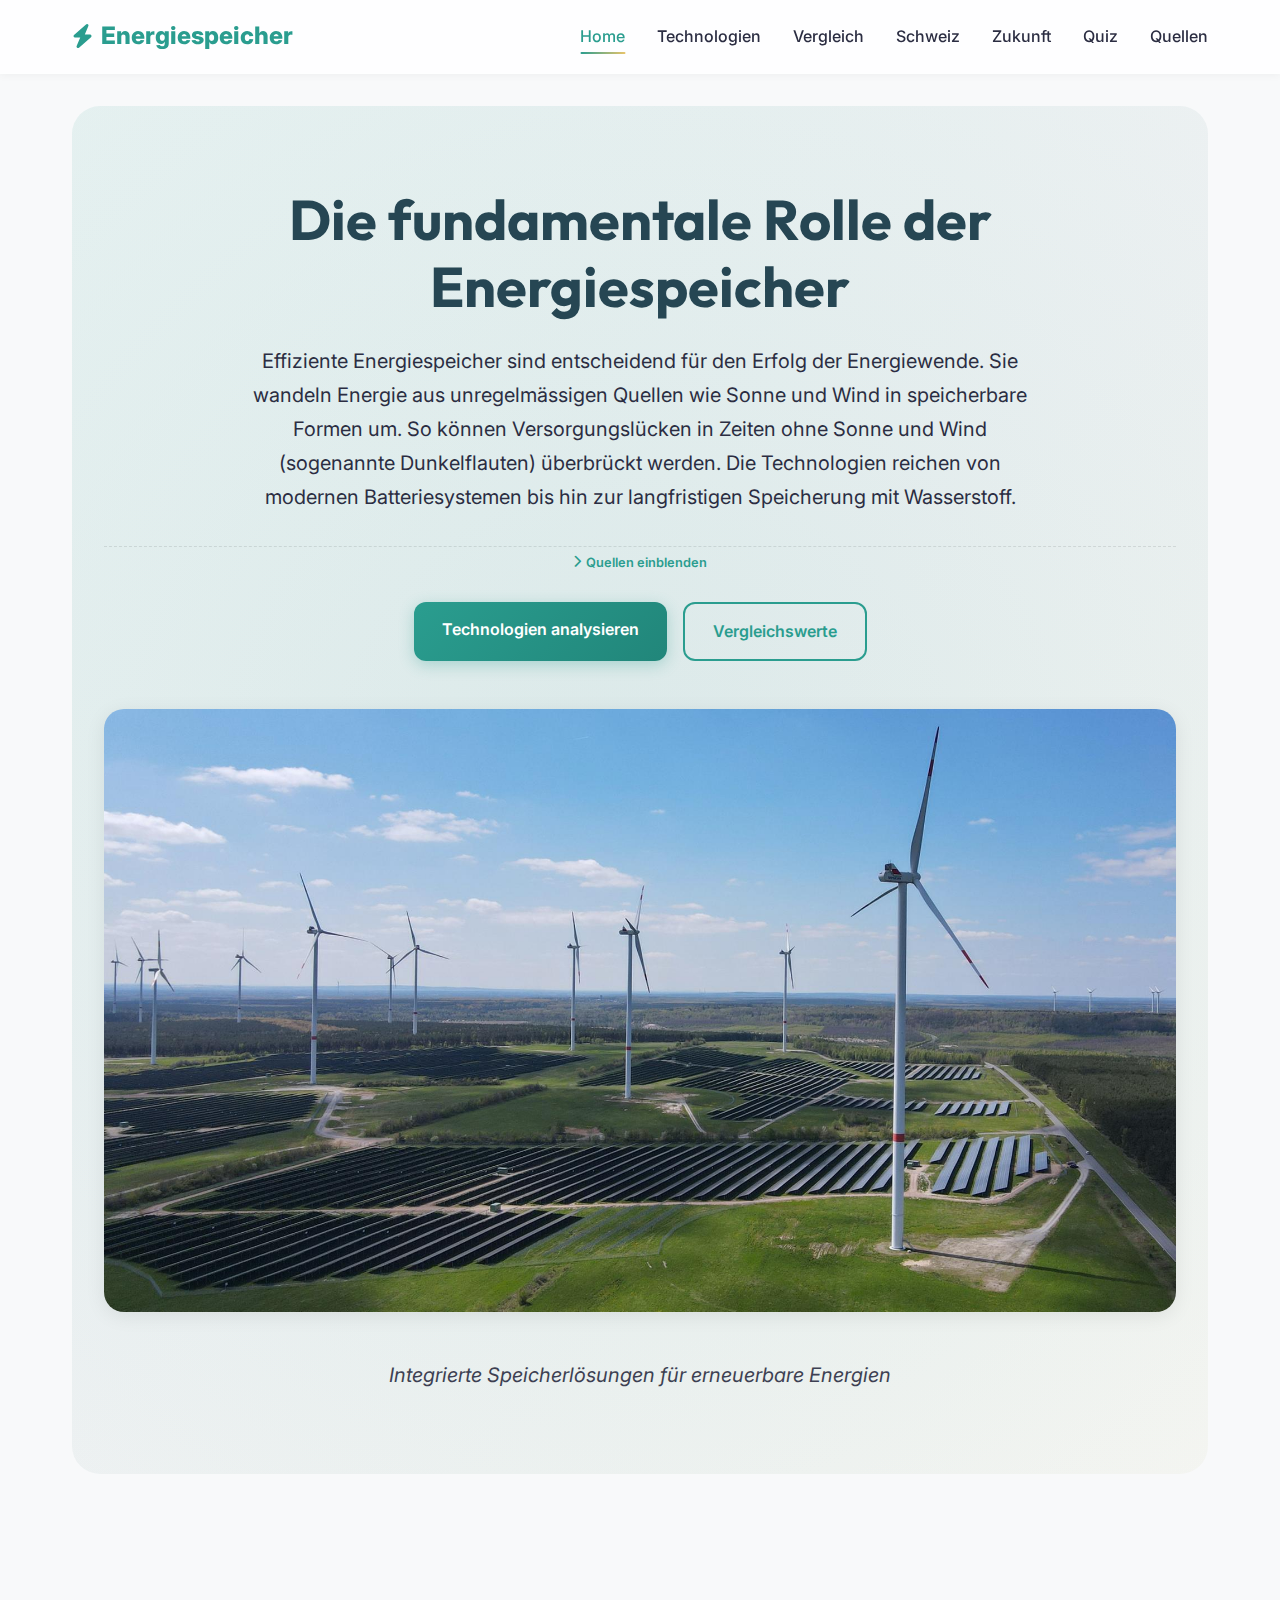
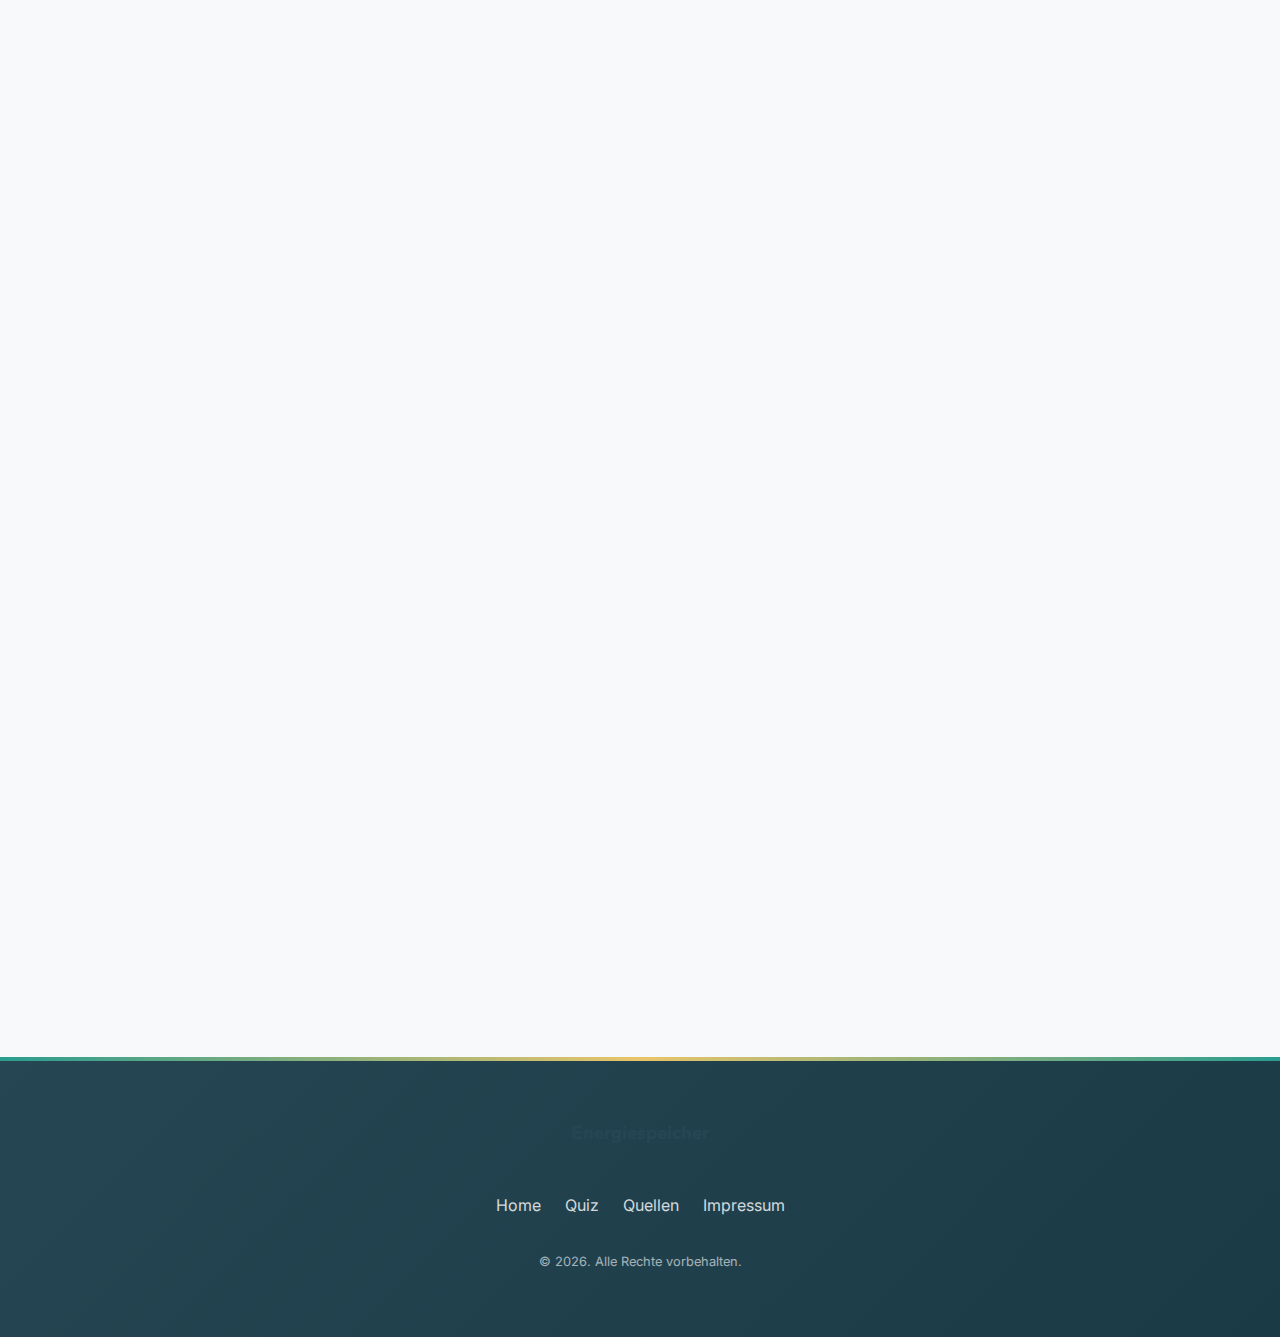
<file: index.html>
<!DOCTYPE html>
<html lang="de">

<head>
    <meta charset="UTF-8">
    <meta name="viewport" content="width=device-width, initial-scale=1.0">
    <title>Energiespeicher der Zukunft</title>
    <!-- Google Fonts -->
    <link rel="preconnect" href="https://fonts.googleapis.com">
    <link rel="preconnect" href="https://fonts.gstatic.com" crossorigin>
    <link
        href="https://fonts.googleapis.com/css2?family=Inter:wght@300;400;500;600&family=Outfit:wght@500;700;800&display=swap"
        rel="stylesheet">
    <!-- Font Awesome for Icons -->
    <link rel="stylesheet" href="https://cdnjs.cloudflare.com/ajax/libs/font-awesome/6.4.0/css/all.min.css">
    <!-- Custom CSS -->
    <link rel="stylesheet" href="styles.css">
</head>

<body>
    <header>
        <div class="nav-container">
            <div class="logo">
                <i class="fa-solid fa-bolt"></i> Energiespeicher
            </div>
            <div class="menu-toggle">
                <i class="fa-solid fa-bars"></i>
            </div>
            <ul class="nav-links">
                <li><a href="index.html" class="active">Home</a></li>
                <li><a href="technologies.html">Technologien</a></li>
                <li><a href="comparison.html">Vergleich</a></li>
                <li><a href="schweiz.html">Schweiz</a></li>
                <li><a href="news.html">Zukunft</a></li>
                <li><a href="quiz.html">Quiz</a></li>
                <li><a href="sources.html">Quellen</a></li>
            </ul>
        </div>
    </header>

    <main>
        <section class="hero">
            <h1>Die fundamentale Rolle der Energiespeicher</h1>
            <p>
                Effiziente Energiespeicher sind entscheidend für den Erfolg der Energiewende.
                Sie wandeln Energie aus unregelmässigen Quellen wie Sonne und Wind in speicherbare Formen um.
                So können Versorgungslücken in Zeiten ohne Sonne und Wind (sogenannte Dunkelflauten) überbrückt werden.
                Die Technologien reichen von modernen Batteriesystemen bis hin zur langfristigen Speicherung mit
                Wasserstoff.
            </p>
            <div class="source-container" style="justify-content: center; margin-bottom: 2rem;">
                <button class="source-toggle-btn"><i class="fa-solid fa-chevron-right"></i> Quellen einblenden</button>
                <span class="source-list">[1], [13]</span>
            </div>
            <div class="hero-actions" style="margin-bottom: 3rem;">
                <a href="technologies.html" class="btn">Technologien analysieren</a>
                <a href="comparison.html" class="btn btn-outline">Vergleichswerte</a>
            </div>
            <img src="images/Die fundamentale Rolle der Energiespeicher.jpg" alt="Energiespeicher Übersicht"
                class="responsive-img">
            <p class="img-caption">Integrierte Speicherlösungen für erneuerbare Energien</p>
        </section>

        <section id="why" class="overview">
            <h2 class="section-title">Notwendigkeit der Speicherinfrastruktur</h2>
            <div class="card-grid">
                <div class="card">
                    <div style="font-size: 2rem; color: var(--primary-color); margin-bottom: 1rem;">
                        <i class="fa-solid fa-solar-panel"></i>
                    </div>
                    <h3>Ausgleich der Volatilität</h3>
                    <p>
                        Da erneuerbare Energien wie Sonne und Wind wetterabhängig sind, schwankt die Stromerzeugung
                        stark.
                        Speicher gleichen diese Unterschiede zwischen Erzeugung und Verbrauch aus und halten das
                        Stromnetz stabil.
                    <div class="source-container">
                        <button class="source-toggle-btn"><i class="fa-solid fa-chevron-right"></i> Quellen
                            einblenden</button>
                        <span class="source-list">[8]</span>
                    </div>
                    </p>
                </div>
                <div class="card">
                    <div style="font-size: 2rem; color: var(--primary-color); margin-bottom: 1rem;">
                        <i class="fa-solid fa-plug-circle-bolt"></i>
                    </div>
                    <h3>Gewährleistung der Versorgungssicherheit</h3>
                    <p>
                        Um längere Phasen mit wenig Stromerzeugung zu überbrücken, sind grosse Speicher nötig.
                        Power-to-Gas-Anlagen oder Pumpspeicher können Energie über lange Zeiträume aufbewahren und so
                        die Versorgung sichern.
                    <div class="source-container">
                        <button class="source-toggle-btn"><i class="fa-solid fa-chevron-right"></i> Quellen
                            einblenden</button>
                        <span class="source-list">[7]</span>
                    </div>
                    </p>
                </div>
                <div class="card">
                    <div style="font-size: 2rem; color: var(--primary-color); margin-bottom: 1rem;">
                        <i class="fa-solid fa-car-battery"></i>
                    </div>
                    <h3>Sektorenkopplung & Mobilität</h3>
                    <p>
                        Speicher helfen nicht nur im Stromnetz, sondern auch im Verkehr und in der Industrie.
                        Sie ermöglichen es, grünen Strom auch für Autos oder industrielle Prozesse nutzbar zu machen.
                    <div class="source-container">
                        <button class="source-toggle-btn"><i class="fa-solid fa-chevron-right"></i> Quellen
                            einblenden</button>
                        <span class="source-list">[10]</span>
                    </div>
                    </p>
                </div>
            </div>
        </section>

        <section style="margin-top: 4rem; text-align: center;">
            <h2 class="section-title">Technologie-Überblick</h2>
            <p style="max-width: 700px; margin: 0 auto 2rem;">
                Wir betrachten mechanische, elektrochemische, chemische, elektrische und thermische Speicher im Detail.
            </p>
            <div class="card-grid" style="grid-template-columns: repeat(auto-fit, minmax(200px, 1fr));">
                <a href="technologies.html#mech" class="card"
                    style="text-align: center; text-decoration: none; color: inherit;">
                    <i class="fa-solid fa-water"
                        style="font-size: 2rem; margin-bottom:0.5rem; color: var(--primary-color);"></i>
                    <h4>Mechanisch</h4>
                </a>
                <a href="technologies.html#electro" class="card"
                    style="text-align: center; text-decoration: none; color: inherit;">
                    <i class="fa-solid fa-battery-full"
                        style="font-size: 2rem; margin-bottom:0.5rem; color: var(--primary-color);"></i>
                    <h4>Elektrochemisch</h4>
                </a>
                <a href="technologies.html#chem" class="card"
                    style="text-align: center; text-decoration: none; color: inherit;">
                    <i class="fa-solid fa-flask"
                        style="font-size: 2rem; margin-bottom:0.5rem; color: var(--primary-color);"></i>
                    <h4>Chemisch</h4>
                </a>
                <a href="technologies.html#therm" class="card"
                    style="text-align: center; text-decoration: none; color: inherit;">
                    <i class="fa-solid fa-fire"
                        style="font-size: 2rem; margin-bottom:0.5rem; color: var(--primary-color);"></i>
                    <h4>Thermisch</h4>
                </a>
                <a href="technologies.html#elec" class="card"
                    style="text-align: center; text-decoration: none; color: inherit;">
                    <i class="fa-solid fa-bolt-lightning"
                        style="font-size: 2rem; margin-bottom:0.5rem; color: var(--primary-color);"></i>
                    <h4>Elektrisch</h4>
                </a>
            </div>
        </section>
    </main>

    <footer>
        <div class="footer-content">
            <div>
                <h3>Energiespeicher</h3>
            </div>
            <div class="footer-links">
                <a href="index.html">Home</a>
                <a href="quiz.html">Quiz</a>
                <a href="sources.html">Quellen</a>
                <a href="#">Impressum</a>
            </div>
            <p style="font-size: 0.8rem; opacity: 0.6;">&copy; 2026. Alle Rechte vorbehalten.</p>
        </div>
    </footer>

    <script src="script.js"></script>
</body>

</html>
</file>
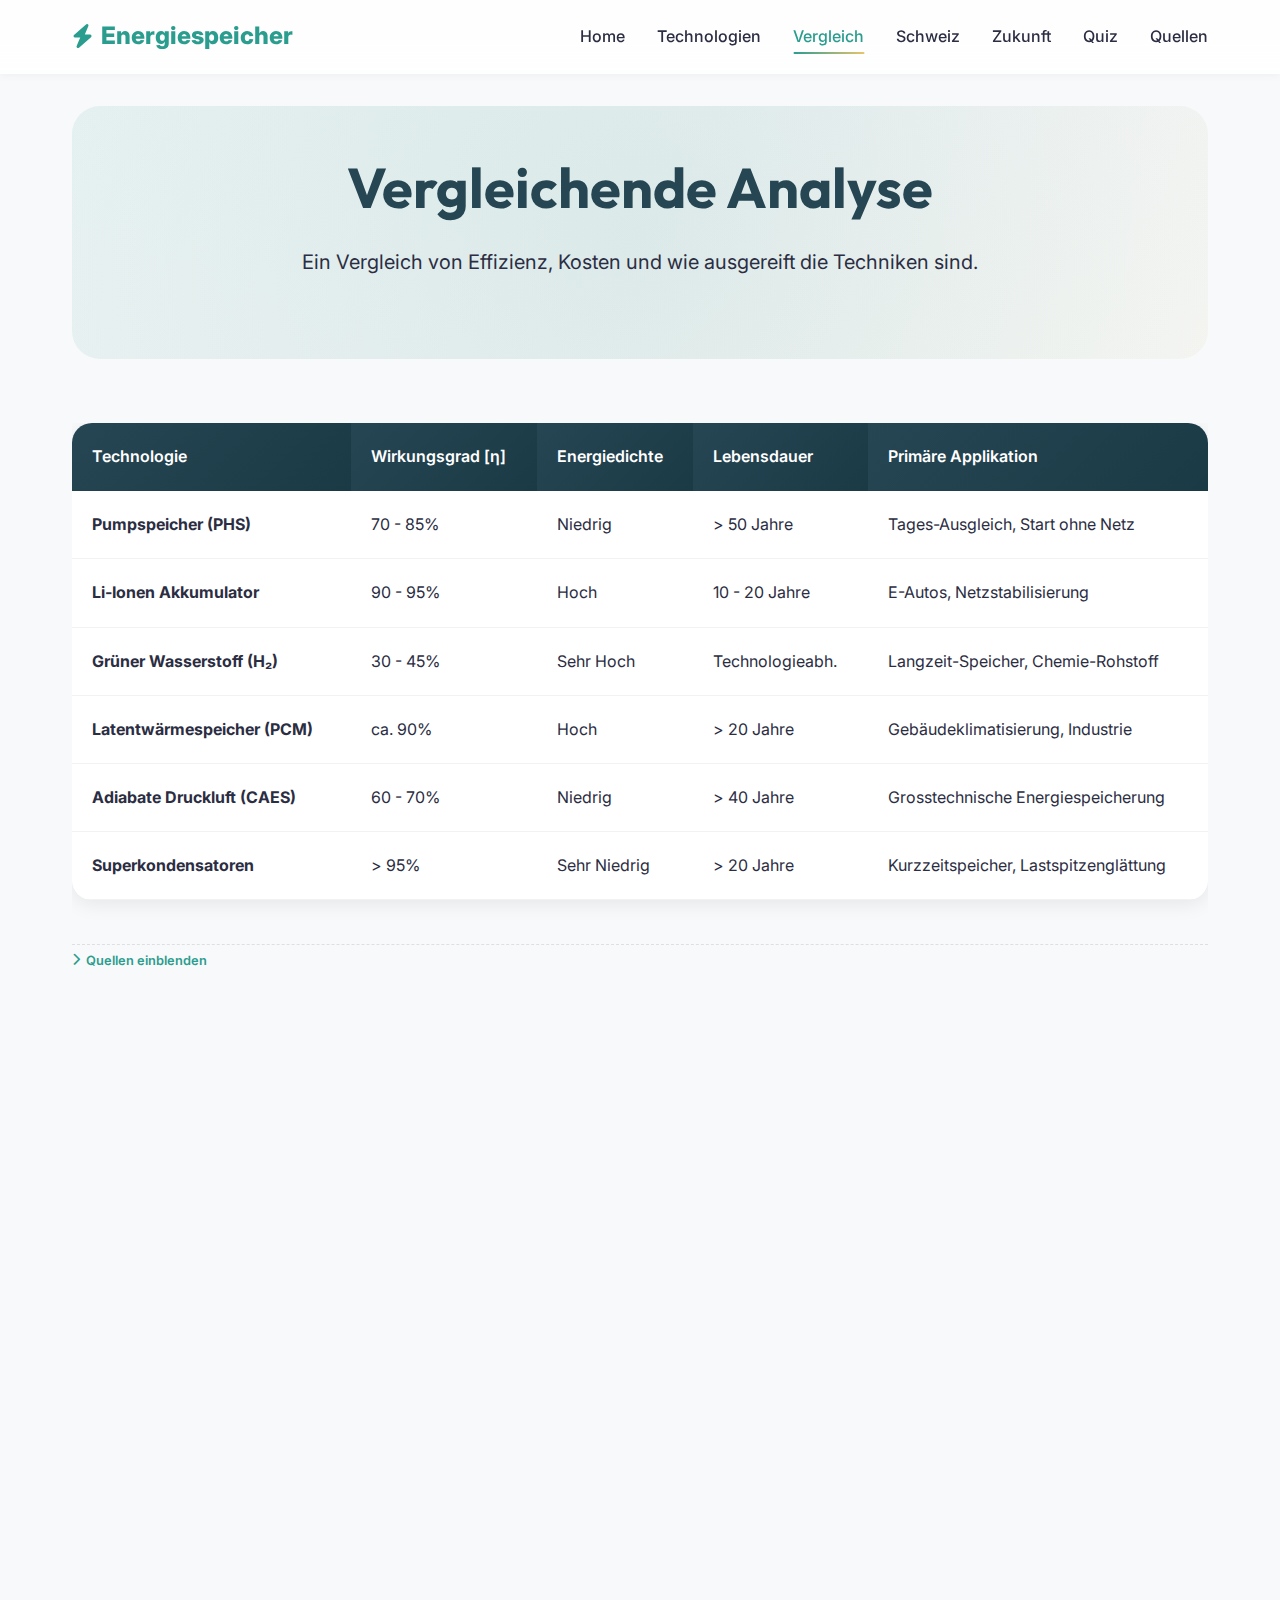
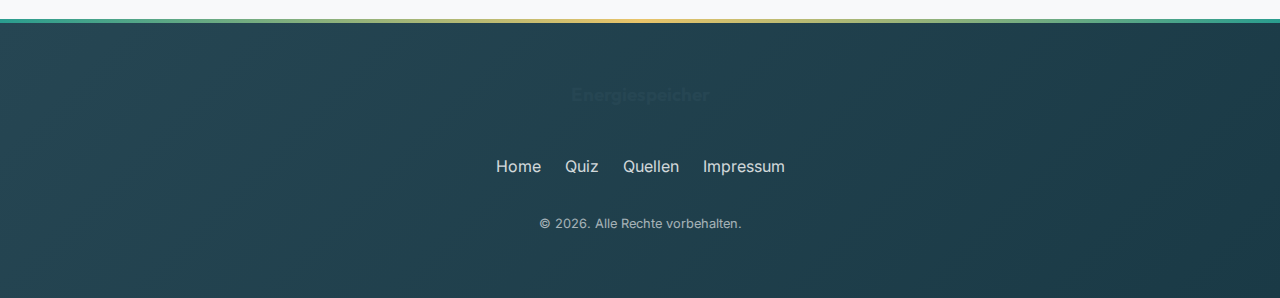
<file: comparison.html>
<!DOCTYPE html>
<html lang="de">

<head>
    <meta charset="UTF-8">
    <meta name="viewport" content="width=device-width, initial-scale=1.0">
    <title>Vergleich - Energiespeicher</title>
    <link
        href="https://fonts.googleapis.com/css2?family=Inter:wght@300;400;500;600&family=Outfit:wght@500;700;800&display=swap"
        rel="stylesheet">
    <link rel="stylesheet" href="https://cdnjs.cloudflare.com/ajax/libs/font-awesome/6.4.0/css/all.min.css">
    <link rel="stylesheet" href="styles.css">
</head>

<body>
    <header>
        <div class="nav-container">
            <div class="logo">
                <i class="fa-solid fa-bolt"></i> Energiespeicher
            </div>
            <div class="menu-toggle">
                <i class="fa-solid fa-bars"></i>
            </div>
            <ul class="nav-links">
                <li><a href="index.html">Home</a></li>
                <li><a href="technologies.html">Technologien</a></li>
                <li><a href="comparison.html" class="active">Vergleich</a></li>
                <li><a href="schweiz.html">Schweiz</a></li>
                <li><a href="news.html">Zukunft</a></li>
                <li><a href="quiz.html">Quiz</a></li>
                <li><a href="sources.html">Quellen</a></li>
            </ul>
        </div>
    </header>

    <main>
        <section class="hero" style="padding: 3rem 1rem;">
            <h1>Vergleichende Analyse</h1>
            <p>Ein Vergleich von Effizienz, Kosten und wie ausgereift die Techniken sind.</p>

        </section>

        <section>
            <div style="overflow-x: auto;">
                <table>
                    <thead>
                        <tr>
                            <th>Technologie</th>
                            <th>Wirkungsgrad [η]</th>
                            <th>Energiedichte</th>
                            <th>Lebensdauer</th>
                            <th>Primäre Applikation</th>
                        </tr>
                    </thead>
                    <tbody>
                        <tr>
                            <td><strong>Pumpspeicher (PHS)</strong></td>
                            <td>70 - 85%</td>
                            <td>Niedrig</td>
                            <td>> 50 Jahre</td>
                            <td>Tages-Ausgleich, Start ohne Netz</td>
                        </tr>
                        <tr>
                            <td><strong>Li-Ionen Akkumulator</strong></td>
                            <td>90 - 95%</td>
                            <td>Hoch</td>
                            <td>10 - 20 Jahre</td>
                            <td>E-Autos, Netzstabilisierung</td>
                        </tr>
                        <tr>
                            <td><strong>Grüner Wasserstoff (H₂)</strong></td>
                            <td>30 - 45%</td>
                            <td>Sehr Hoch</td>
                            <td>Technologieabh.</td>
                            <td>Langzeit-Speicher, Chemie-Rohstoff</td>
                        </tr>
                        <tr>
                            <td><strong>Latentwärmespeicher (PCM)</strong></td>
                            <td>ca. 90%</td>
                            <td>Hoch</td>
                            <td>> 20 Jahre</td>
                            <td>Gebäudeklimatisierung, Industrie</td>
                        </tr>
                        <tr>
                            <td><strong>Adiabate Druckluft (CAES)</strong></td>
                            <td>60 - 70%</td>
                            <td>Niedrig</td>
                            <td>> 40 Jahre</td>
                            <td>Grosstechnische Energiespeicherung</td>
                        </tr>
                        <tr>
                            <td><strong>Superkondensatoren</strong></td>
                            <td>> 95%</td>
                            <td>Sehr Niedrig</td>
                            <td>> 20 Jahre</td>
                            <td>Kurzzeitspeicher, Lastspitzenglättung</td>
                        </tr>
                    </tbody>
                </table>
            </div>
            <div class="source-container">
                <button class="source-toggle-btn"><i class="fa-solid fa-chevron-right"></i> Quellen einblenden</button>
                <span class="source-list">[4], [5], [11], [12], [14], [1]</span>
            </div>
        </section>

        <section style="margin-top: 4rem;">
            <h2 class="section-title">Technologische Differenzierung</h2>
            <div class="card-grid">
                <div class="card">
                    <h3 style="color: var(--primary-color);">Kurzzeitspeicher</h3>
                    <p><strong>(Batterien, Supercaps)</strong></p>
                    <ul style="padding-left: 1.5rem; margin-bottom: 2rem;">
                        <li style="margin-bottom: 0.5rem; color: #2ecc71;">Sehr hohe Leistung und schnelle Reaktion.
                        </li>
                        <li style="margin-bottom: 0.5rem; color: #2ecc71;">Exzellente Round-Trip-Wirkungsgrade (>90%).
                        </li>
                        <li style="margin-bottom: 0.5rem; color: #e74c3c;">Geringe Speichermenge macht den Speicher pro
                            kWh teuer.</li>
                        <li style="margin-bottom: 0.5rem; color: #e74c3c;">Benötigt seltene Rohstoffe (Lithium, Kobalt
                            etc.).</li>
                    </ul>
                    <div class="source-container">
                        <button class="source-toggle-btn"><i class="fa-solid fa-chevron-right"></i> Quellen
                            einblenden</button>
                        <span class="source-list">[2], [3], [4], [6]</span>
                    </div>
                </div>
                <div class="card">
                    <h3 style="color: var(--primary-color);">Langzeitspeicher</h3>
                    <p><strong>(Wasserstoff, Pumpspeicher)</strong></p>
                    <ul style="padding-left: 1.5rem; margin-bottom: 2rem;">
                        <li style="margin-bottom: 0.5rem; color: #2ecc71;">Leistung und Speichermenge sind getrennt
                            planbar.</li>
                        <li style="margin-bottom: 0.5rem; color: #2ecc71;">Erlaubt das Speichern von Sommer-Energie für
                            den Winter.</li>
                        <li style="margin-bottom: 0.5rem; color: #e74c3c;">Hohe Umwandlungsverluste (besonders bei
                            Wasserstoff).</li>
                        <li style="margin-bottom: 0.5rem; color: #e74c3c;">Teure Infrastruktur nötig (Speicherhöhlen,
                            Leitungen).
                        </li>
                    </ul>
                    <div class="source-container">
                        <button class="source-toggle-btn"><i class="fa-solid fa-chevron-right"></i> Quellen
                            einblenden</button>
                        <span class="source-list">[11], [13], [15], [1]</span>
                    </div>
                </div>
            </div>
        </section>

    </main>

    <footer>
        <div class="footer-content">
            <div>
                <h3>Energiespeicher</h3>
            </div>
            <div class="footer-links">
                <a href="index.html">Home</a>
                <a href="quiz.html">Quiz</a>
                <a href="sources.html">Quellen</a>
                <a href="#">Impressum</a>
            </div>
            <p style="font-size: 0.8rem; opacity: 0.6;">&copy; 2026. Alle Rechte vorbehalten.</p>
        </div>
    </footer>

    <script src="script.js"></script>
</body>

</html>
</file>
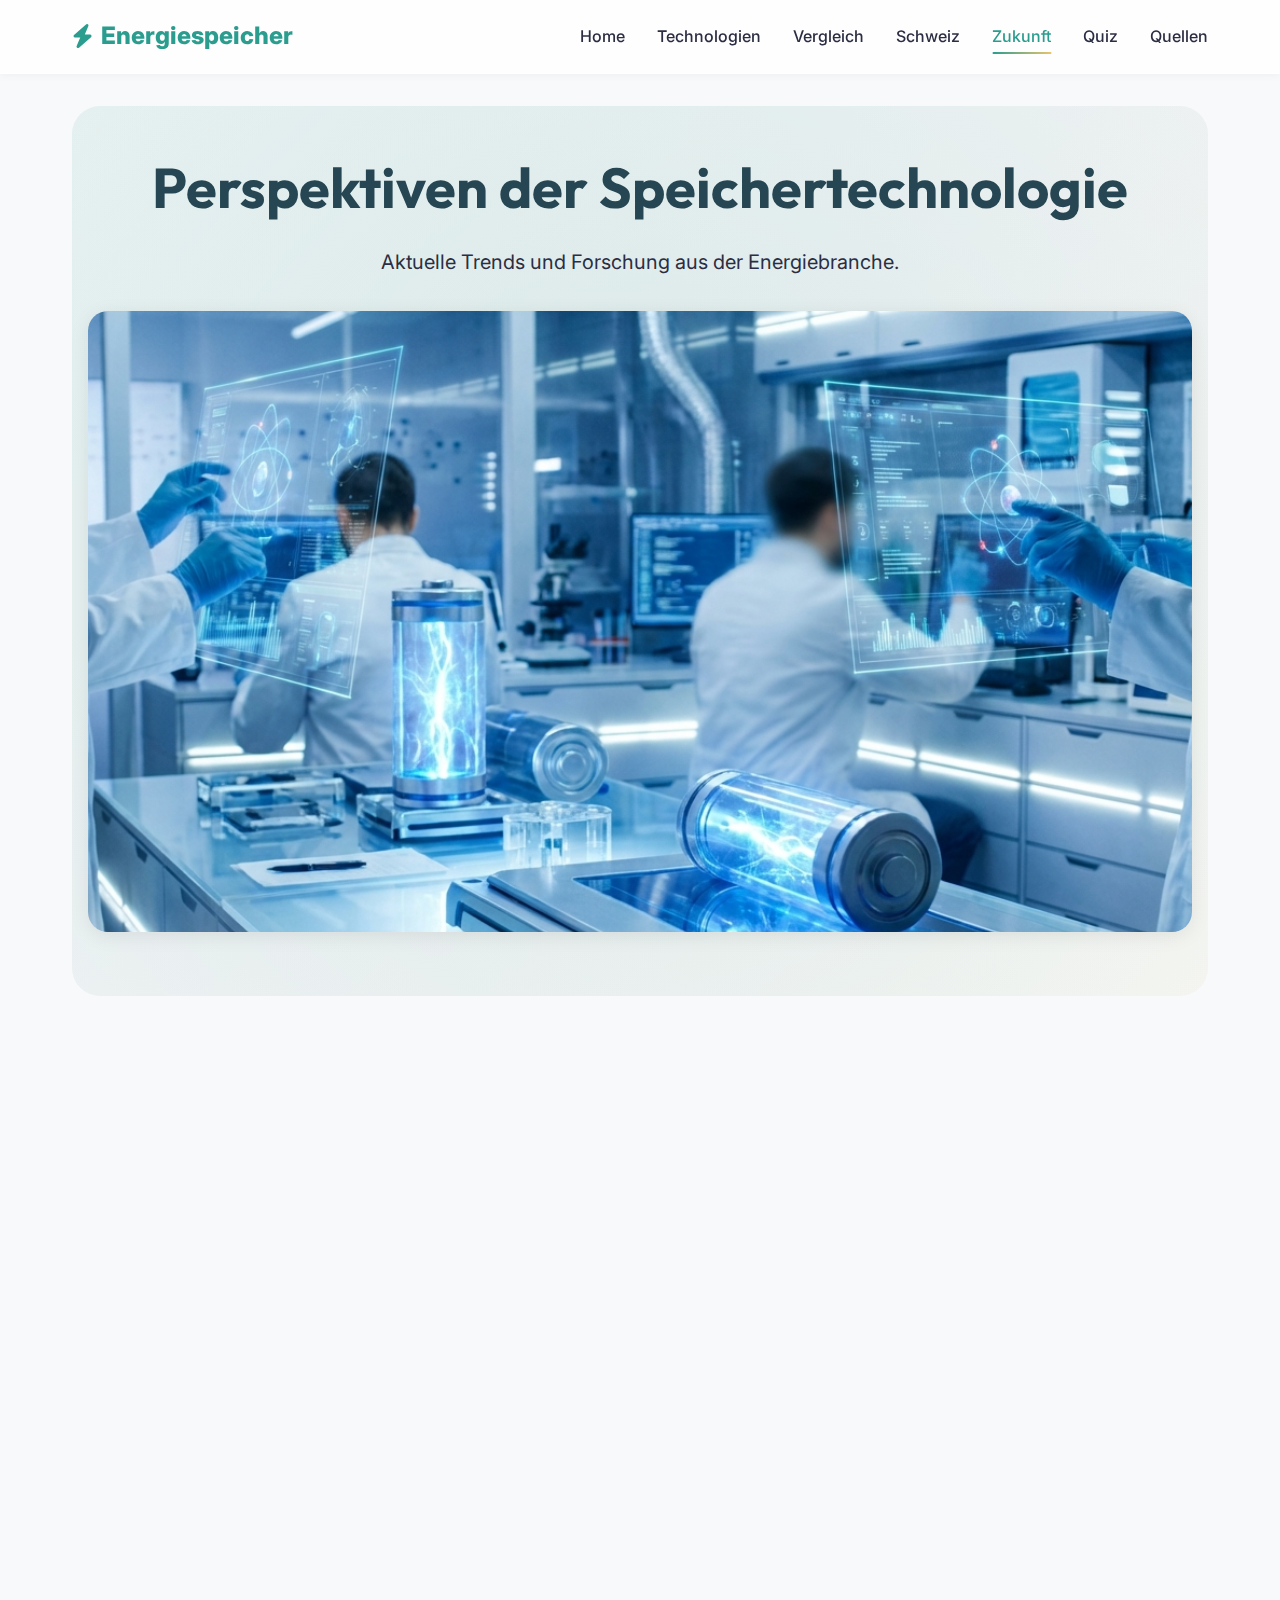
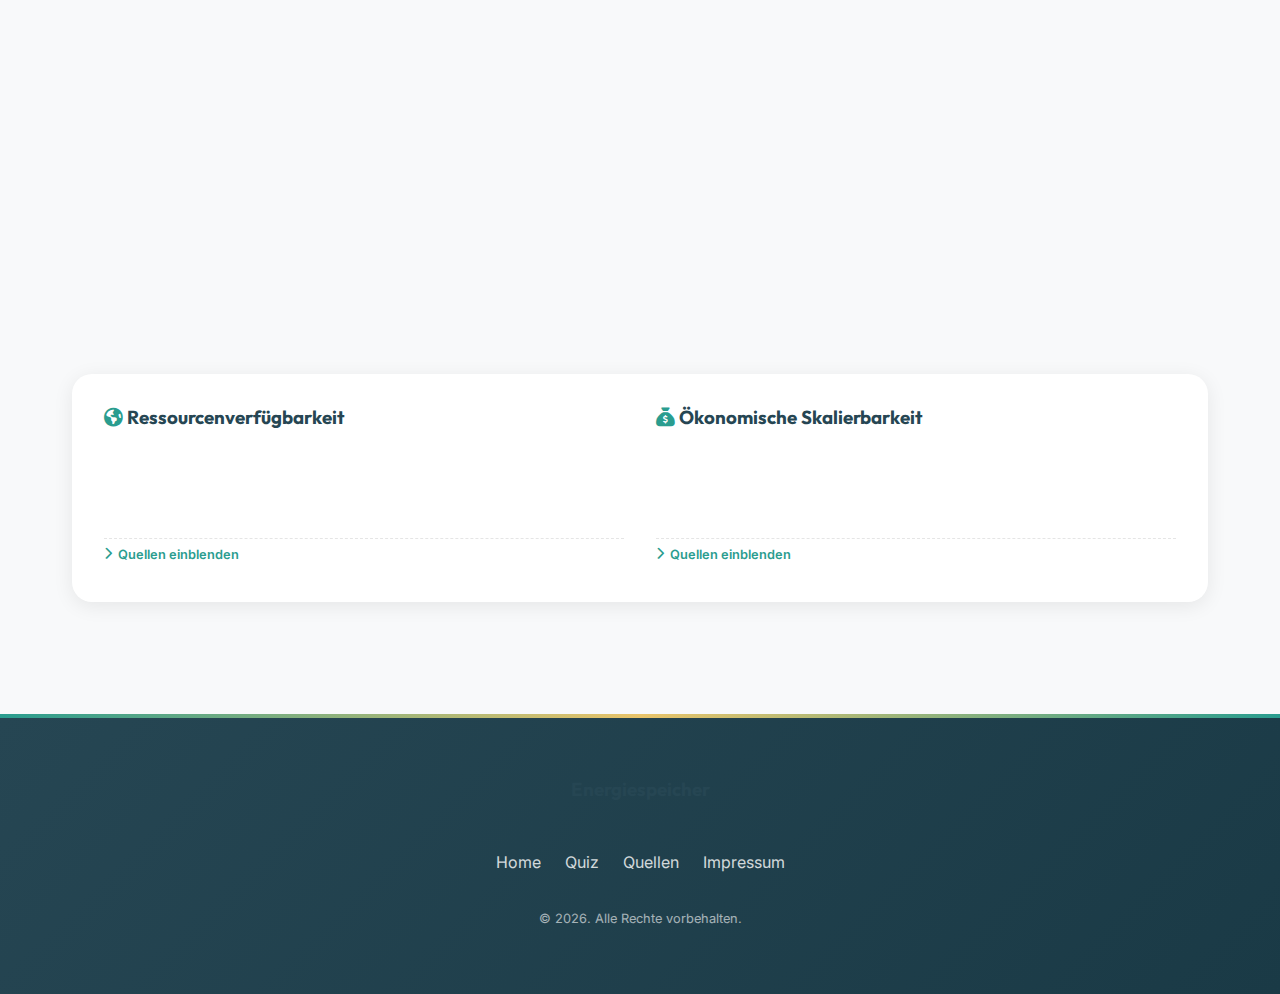
<file: news.html>
<!DOCTYPE html>
<html lang="de">

<head>
    <meta charset="UTF-8">
    <meta name="viewport" content="width=device-width, initial-scale=1.0">
    <title>Zukunft - Energiespeicher</title>
    <link
        href="https://fonts.googleapis.com/css2?family=Inter:wght@300;400;500;600&family=Outfit:wght@500;700;800&display=swap"
        rel="stylesheet">
    <link rel="stylesheet" href="https://cdnjs.cloudflare.com/ajax/libs/font-awesome/6.4.0/css/all.min.css">
    <link rel="stylesheet" href="styles.css">
</head>

<body>
    <header>
        <div class="nav-container">
            <div class="logo">
                <i class="fa-solid fa-bolt"></i> Energiespeicher
            </div>
            <div class="menu-toggle">
                <i class="fa-solid fa-bars"></i>
            </div>
            <ul class="nav-links">
                <li><a href="index.html">Home</a></li>
                <li><a href="technologies.html">Technologien</a></li>
                <li><a href="comparison.html">Vergleich</a></li>
                <li><a href="schweiz.html">Schweiz</a></li>
                <li><a href="news.html" class="active">Zukunft</a></li>
                <li><a href="quiz.html">Quiz</a></li>
                <li><a href="sources.html">Quellen</a></li>
            </ul>
        </div>
    </header>

    <main>
        <section class="hero" style="padding: 3rem 1rem;">
            <h1>Perspektiven der Speichertechnologie</h1>
            <p>Aktuelle Trends und Forschung aus der Energiebranche.</p>

            <img src="images/future_energy_research.png" alt="Zukunftstechnologien" class="responsive-img"
                style="margin-top: 2rem;">
        </section>

        <section class="hero-overlap-fix">
            <h2 class="section-title">Technologische Innovationen</h2>
            <div class="card-grid">
                <div class="card">
                    <img src="images/Festkörperbatterien.webp" alt="Solid State Battery" class="responsive-img">
                    <span
                        style="color: var(--primary-color); font-weight: 700; font-size: 0.9rem; margin-bottom: 0.5rem; display: block;">F&E
                        FOKUS</span>
                    <h3>Festkörperbatterien (Solid State)</h3>
                    <p>
                        Diese Batterie gilt als der nächste grosse Schritt. Statt flüssiger Chemie wird festes Material
                        genutzt.
                        Das macht sie viel sicherer (kaum Brandgefahr) und sie speichert mehr Energie.
                        Erste Fabriken für die Herstellung entstehen bereits.
                    </p>
                    <div class="source-container">
                        <button class="source-toggle-btn"><i class="fa-solid fa-chevron-right"></i> Quellen
                            einblenden</button>
                        <span class="source-list">[6]</span>
                    </div>
                </div>
                <div class="card">
                    <img src="images/Wasserstoffökonomie.jpg" alt="Wasserstoffinfrastruktur" class="responsive-img">
                    <span
                        style="color: var(--primary-color); font-weight: 700; font-size: 0.9rem; margin-bottom: 0.5rem; display: block;">INFRASTRUKTUR</span>
                    <h3>Wasserstoffökonomie</h3>
                    <p>
                        Europa plant ein grosses Netz für Wasserstoff.
                        Dafür sollen alte Gasleitungen umgebaut werden, um grünen Wasserstoff von Windparks im Meer zu
                        den Fabriken zu bringen.
                    </p>
                    <div class="source-container">
                        <button class="source-toggle-btn"><i class="fa-solid fa-chevron-right"></i> Quellen
                            einblenden</button>
                        <span class="source-list">[8]</span>
                    </div>
                </div>
                <div class="card">
                    <img src="images/Second-Life-Konzepte.jpg" alt="Second Life Battery" class="responsive-img">
                    <span
                        style="color: var(--primary-color); font-weight: 700; font-size: 0.9rem; margin-bottom: 0.5rem; display: block;">ZIRKULÄRWIRTSCHAFT</span>
                    <h3>Second-Life-Konzepte</h3>
                    <p>
                        Alte Batterien aus E-Autos haben oft noch 70-80% ihrer Leistung.
                        Statt sie wegzuwerfen, nutzt man sie in grossen Speichern für Solarstrom weiter. Das schont
                        Ressourcen.
                    </p>
                    <div class="source-container">
                        <button class="source-toggle-btn"><i class="fa-solid fa-chevron-right"></i> Quellen
                            einblenden</button>
                        <span class="source-list">[9]</span>
                    </div>
                </div>
            </div>
        </section>

        <section style="margin-top: 5rem;">
            <h2 class="section-title">Herausforderungen und Lösungsansätze</h2>
            <div
                style="background-color: var(--card-bg); padding: 2rem; border-radius: var(--radius-lg); box-shadow: var(--shadow-md);">
                <div style="display: flex; gap: 2rem; flex-wrap: wrap;">
                    <div style="flex: 1; min-width: 300px;">
                        <h3 style="margin-bottom: 1rem;"><i class="fa-solid fa-earth-americas"
                                style="color: var(--primary-color);"></i> Ressourcenverfügbarkeit</h3>
                        <p>
                            Weil Rohstoffe wie Kobalt knapp werden, forscht man an Alternativen.
                            Natrium-Ionen-Batterien nutzen zum Beispiel einfaches Salz, das es überall gibt.
                            Das macht uns unabhängiger von Importen.
                        </p>
                        <div class="source-container">
                            <button class="source-toggle-btn"><i class="fa-solid fa-chevron-right"></i> Quellen
                                einblenden</button>
                            <span class="source-list">[15]</span>
                        </div>
                    </div>
                    <div style="flex: 1; min-width: 300px;">
                        <h3 style="margin-bottom: 1rem;"><i class="fa-solid fa-sack-dollar"
                                style="color: var(--primary-color);"></i> Ökonomische Skalierbarkeit</h3>
                        <p>
                            Damit Wasserstoff konkurrenzfähig wird, müssen die Anlagen zur Herstellung (Elektrolyseure)
                            viel billiger werden.
                            Massenproduktion und höhere CO2-Preise helfen dabei.
                        </p>
                        <div class="source-container">
                            <button class="source-toggle-btn"><i class="fa-solid fa-chevron-right"></i> Quellen
                                einblenden</button>
                            <span class="source-list">[13]</span>
                        </div>
                    </div>
                </div>
            </div>
        </section>

    </main>

    <footer>
        <div class="footer-content">
            <div>
                <h3>Energiespeicher</h3>
            </div>
            <div class="footer-links">
                <a href="index.html">Home</a>
                <a href="quiz.html">Quiz</a>
                <a href="sources.html">Quellen</a>
                <a href="#">Impressum</a>
            </div>
            <p style="font-size: 0.8rem; opacity: 0.6;">&copy; 2026. Alle Rechte vorbehalten.</p>
        </div>
    </footer>

    <script src="script.js"></script>
</body>

</html>
</file>
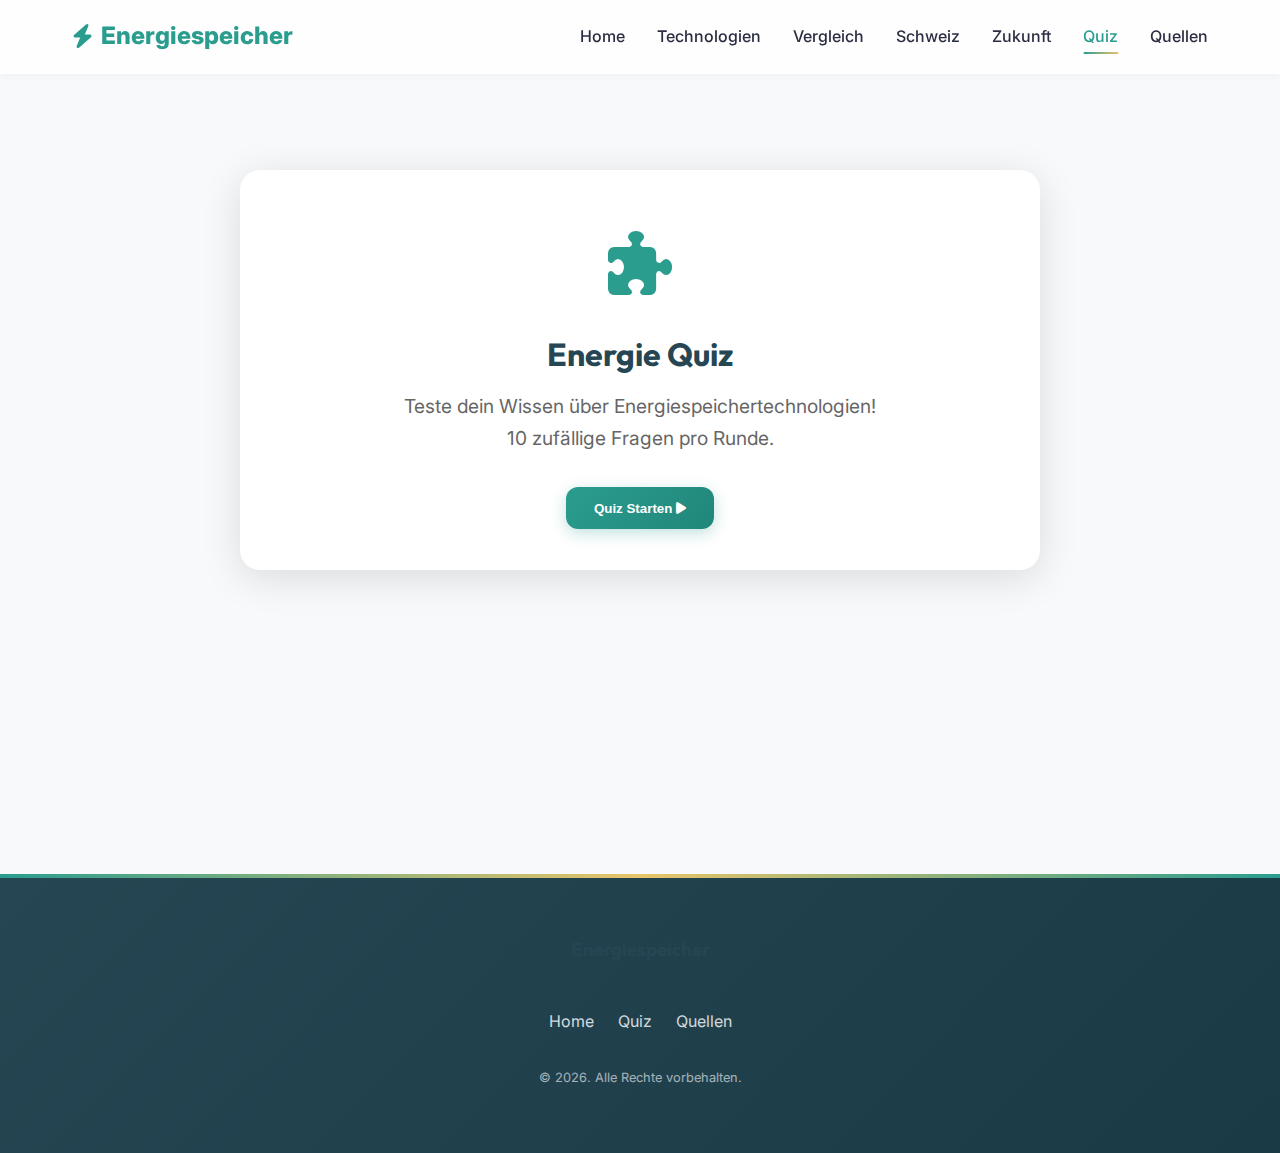
<file: quiz.html>
<!DOCTYPE html>
<html lang="de">

<head>
    <meta charset="UTF-8">
    <meta name="viewport" content="width=device-width, initial-scale=1.0">
    <title>Energiespeicher Quiz - Teste dein Wissen!</title>
    <link
        href="https://fonts.googleapis.com/css2?family=Inter:wght@300;400;500;600&family=Outfit:wght@500;700;800&display=swap"
        rel="stylesheet">
    <link rel="stylesheet" href="https://cdnjs.cloudflare.com/ajax/libs/font-awesome/6.4.0/css/all.min.css">
    <link rel="stylesheet" href="styles.css">
    <style>
        .quiz-container {
            max-width: 800px;
            margin: 4rem auto;
            padding: 2rem;
            background: white;
            border-radius: var(--radius-lg);
            box-shadow: var(--shadow-lg);
            text-align: center;
            min-height: 400px;
            display: flex;
            flex-direction: column;
            justify-content: center;
        }

        .quiz-header {
            margin-bottom: 2rem;
        }

        .progress-bar {
            width: 100%;
            height: 10px;
            background-color: #e0e0e0;
            border-radius: 5px;
            margin-bottom: 2rem;
            overflow: hidden;
            display: none;
        }

        .progress-fill {
            height: 100%;
            background-color: var(--primary-color);
            width: 0%;
            transition: width 0.3s ease;
        }

        .question-text {
            font-size: 1.5rem;
            font-weight: 700;
            margin-bottom: 2rem;
            color: var(--text-color);
        }

        .options-grid {
            display: grid;
            grid-template-columns: 1fr 1fr;
            gap: 1rem;
            margin-bottom: 2rem;
        }

        .option-btn {
            background: white;
            border: 2px solid #e0e0e0;
            padding: 1.5rem;
            border-radius: var(--radius-md);
            cursor: pointer;
            font-size: 1.1rem;
            font-weight: 500;
            transition: all 0.2s ease;
            text-align: left;
            display: flex;
            align-items: center;
            gap: 0.5rem;
        }

        .option-btn:hover {
            border-color: var(--primary-color);
            background-color: rgba(42, 157, 143, 0.05);
            transform: translateY(-2px);
        }

        .option-btn.correct {
            background-color: #d1fae5;
            border-color: #10b981;
            color: #065f46;
        }

        .option-btn.wrong {
            background-color: #fee2e2;
            border-color: #ef4444;
            color: #7f1d1d;
        }

        .result-container {
            display: none;
        }

        .score-display {
            font-size: 3rem;
            font-weight: 800;
            color: var(--primary-color);
            margin: 1rem 0;
        }

        @media (max-width: 600px) {
            .options-grid {
                grid-template-columns: 1fr;
            }
        }
    </style>
</head>

<body>
    <header>
        <div class="nav-container">
            <div class="logo">
                <i class="fa-solid fa-bolt"></i> Energiespeicher
            </div>
            <div class="menu-toggle">
                <i class="fa-solid fa-bars"></i>
            </div>
            <ul class="nav-links">
                <li><a href="index.html">Home</a></li>
                <li><a href="technologies.html">Technologien</a></li>
                <li><a href="comparison.html">Vergleich</a></li>
                <li><a href="schweiz.html">Schweiz</a></li>
                <li><a href="news.html">Zukunft</a></li>
                <li><a href="quiz.html" class="active">Quiz</a></li>
                <li><a href="sources.html">Quellen</a></li>
            </ul>
        </div>
    </header>

    <main>
        <div class="quiz-container">
            <div id="start-screen">
                <div style="font-size: 4rem; color: var(--primary-color); margin-bottom: 1rem;">
                    <i class="fa-solid fa-puzzle-piece"></i>
                </div>
                <h1>Energie Quiz</h1>
                <p style="font-size: 1.2rem; margin-bottom: 2rem; color: #666;">
                    Teste dein Wissen über Energiespeichertechnologien! <br>
                    10 zufällige Fragen pro Runde.
                </p>
                <button class="btn" onclick="startQuiz()">Quiz Starten <i class="fa-solid fa-play"></i></button>
            </div>

            <div id="quiz-screen" style="display: none;">
                <div class="progress-bar">
                    <div class="progress-fill" id="progress"></div>
                </div>
                <div class="quiz-header">
                    <span id="question-counter" style="color: var(--secondary-color); font-weight: 600;">Frage 1 von
                        10</span>
                </div>
                <div class="question-text" id="question">Frage text...</div>
                <div class="options-grid" id="options">
                    <!-- Options inserted by JS -->
                </div>
            </div>

            <div id="result-screen" class="result-container">
                <div id="result-icon" style="font-size: 4rem; margin-bottom: 1rem;"></div>
                <h2>Quiz Beendet!</h2>
                <p>Dein Ergebnis:</p>
                <div class="score-display">
                    <span id="score">0</span> / 10
                </div>
                <p id="feedback-text" style="font-size: 1.1rem; margin-bottom: 2rem;"></p>
                <button class="btn" onclick="location.reload()">Nochmal spielen <i
                        class="fa-solid fa-rotate-right"></i></button>
                <a href="technologies.html" class="btn btn-outline" style="margin-left: 1rem;">Wissen auffrischen</a>
            </div>
        </div>
    </main>

    <footer>
        <div class="footer-content">
            <div>
                <h3>Energiespeicher</h3>
            </div>
            <div class="footer-links">
                <a href="index.html">Home</a>
                <a href="quiz.html">Quiz</a>
                <a href="sources.html">Quellen</a>
            </div>
            <p style="font-size: 0.8rem; opacity: 0.6;">&copy; 2026. Alle Rechte vorbehalten.</p>
        </div>
    </footer>

    <script src="script.js"></script>
    <script src="quiz.js"></script>
</body>

</html>
</file>
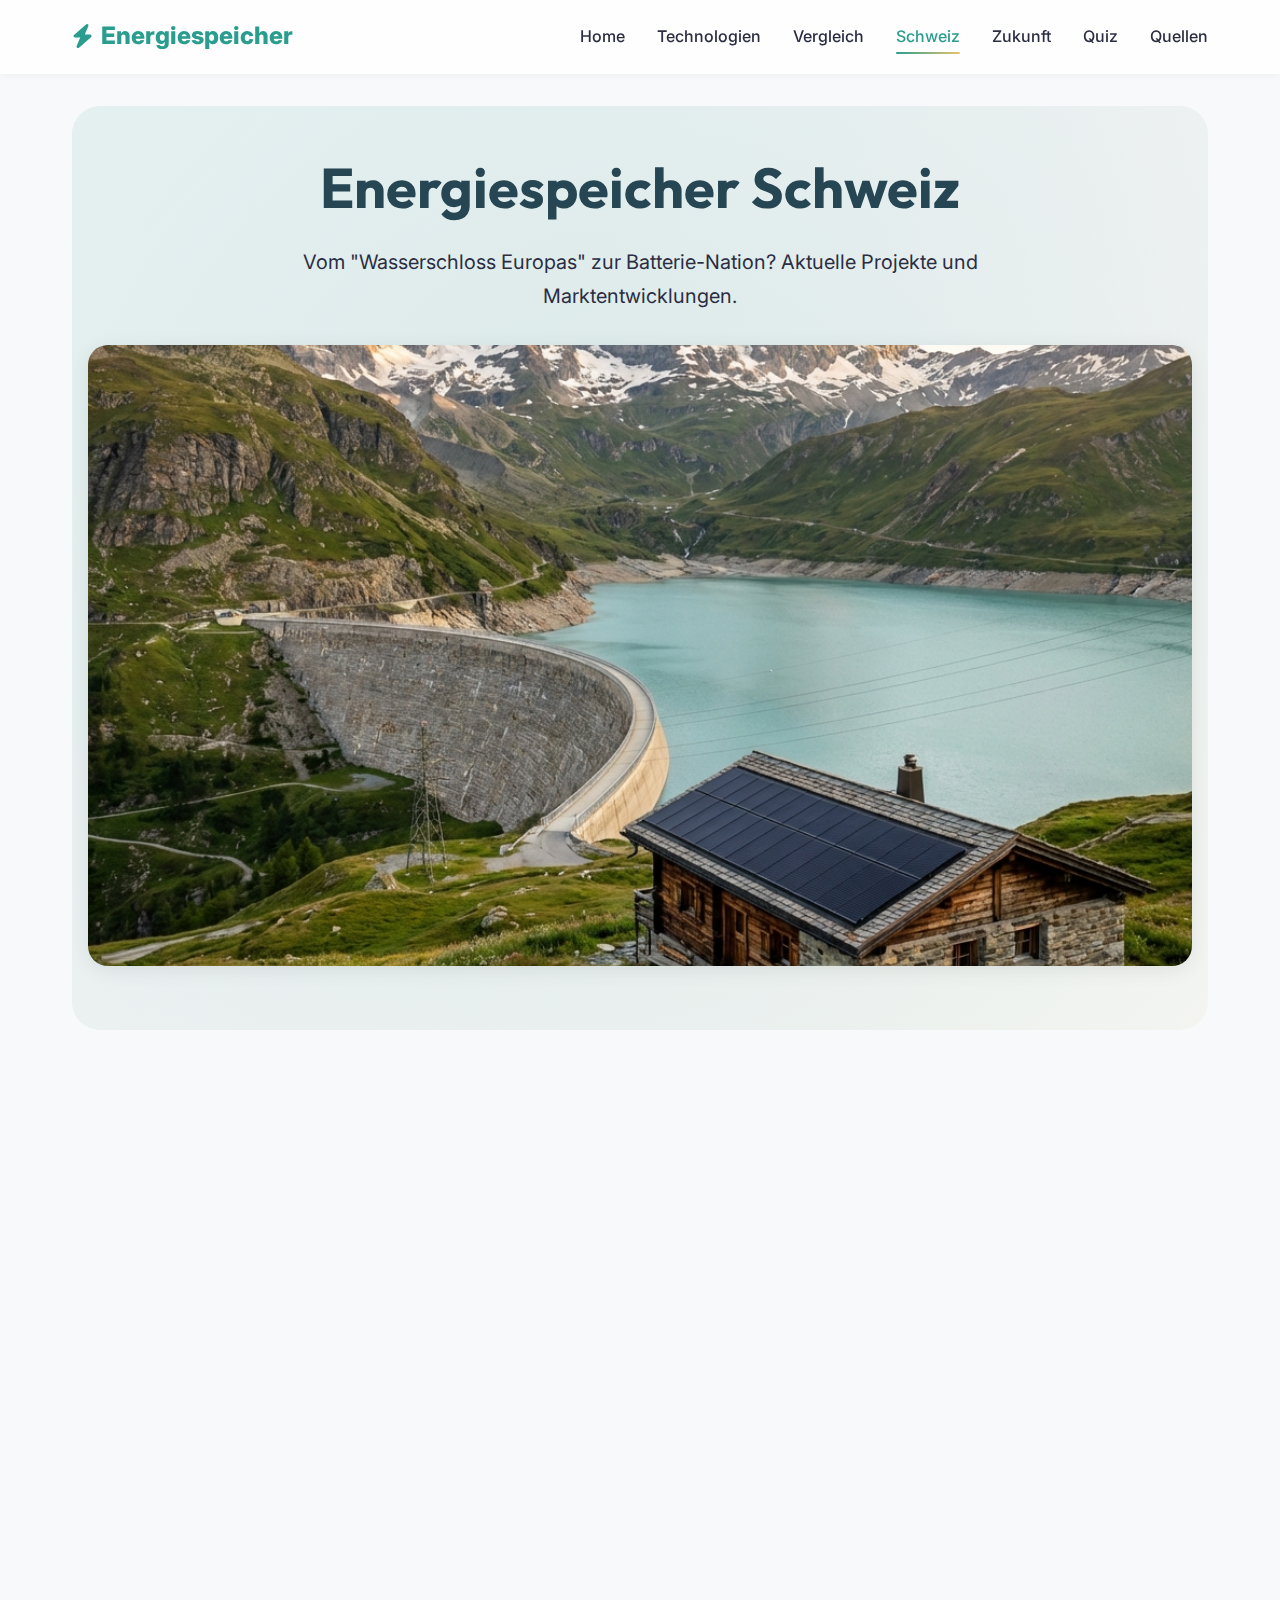
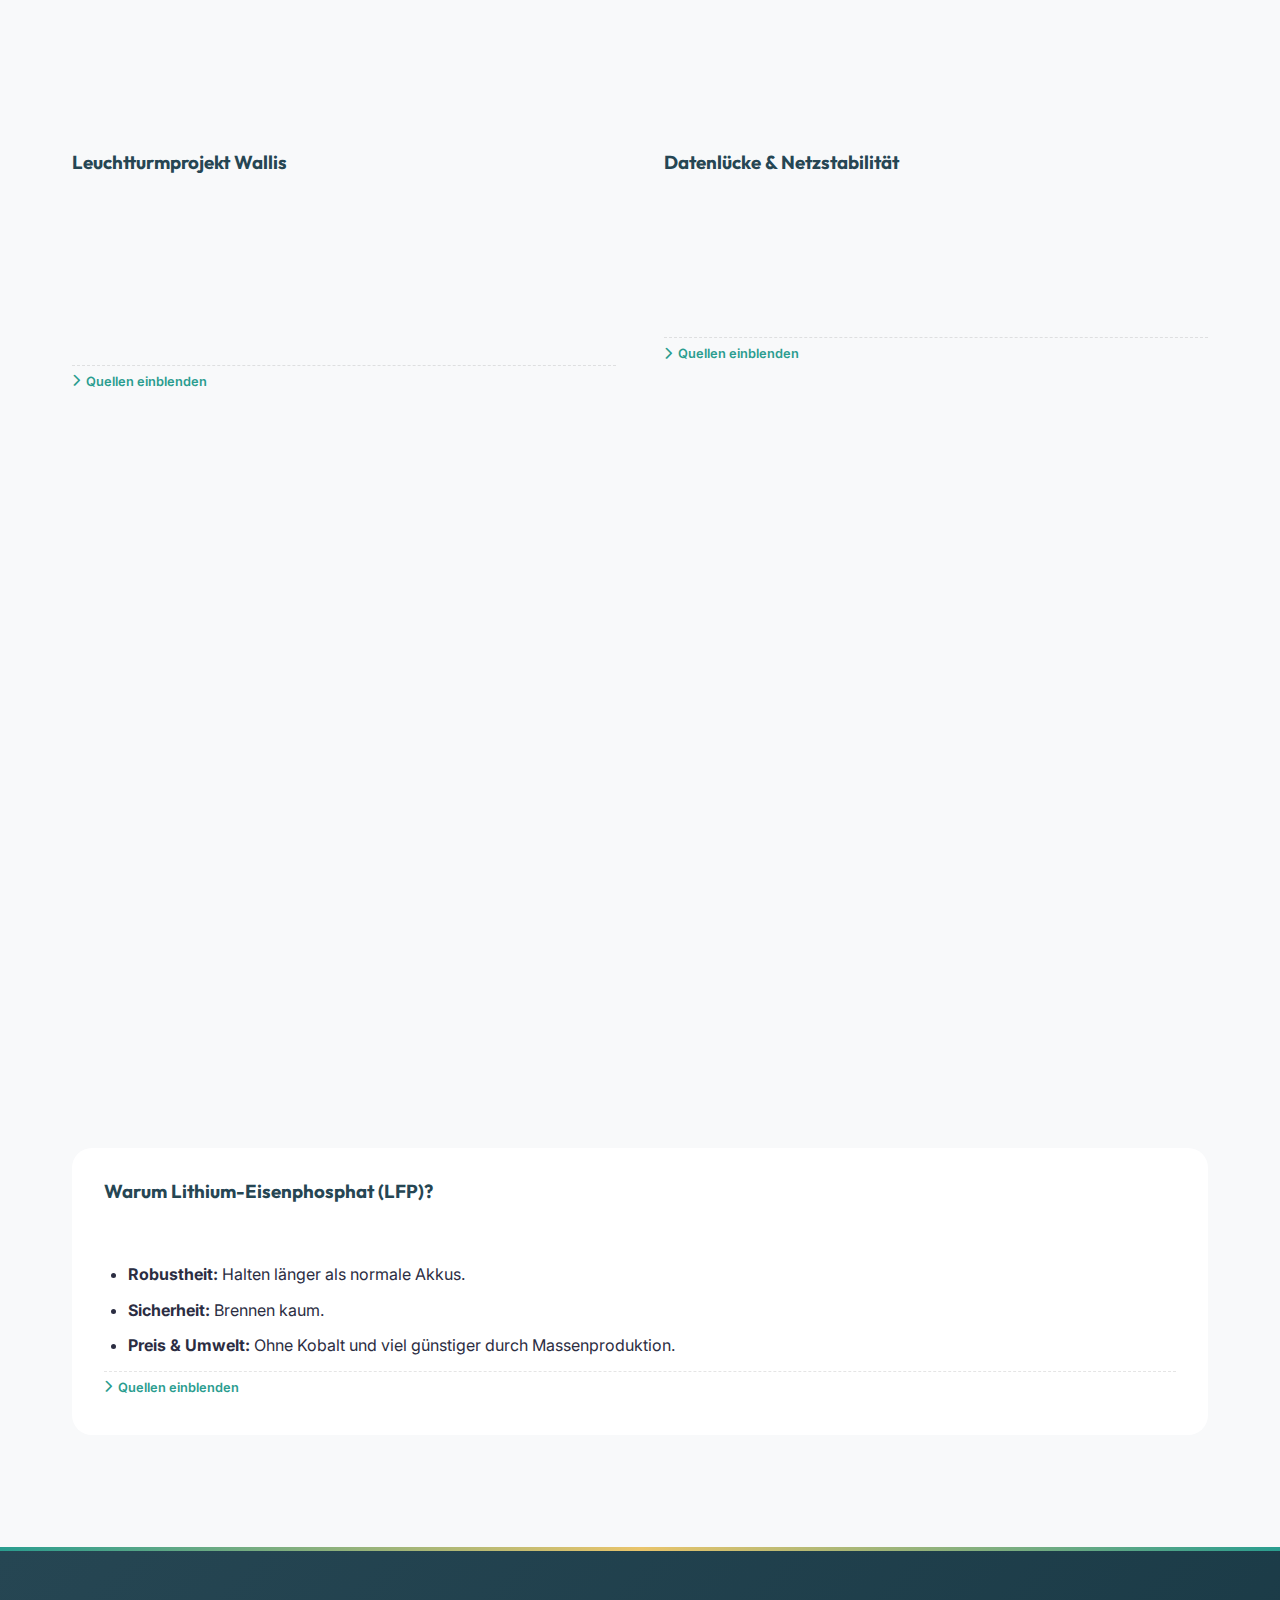
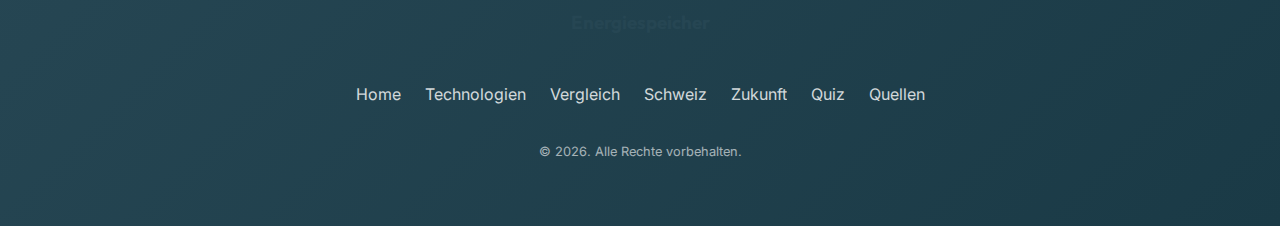
<file: schweiz.html>
<!DOCTYPE html>
<html lang="de">

<head>
    <meta charset="UTF-8">
    <meta name="viewport" content="width=device-width, initial-scale=1.0">
    <title>Schweiz - Energiespeicher</title>
    <link
        href="https://fonts.googleapis.com/css2?family=Inter:wght@300;400;500;600&family=Outfit:wght@500;700;800&display=swap"
        rel="stylesheet">
    <link rel="stylesheet" href="https://cdnjs.cloudflare.com/ajax/libs/font-awesome/6.4.0/css/all.min.css">
    <link rel="stylesheet" href="styles.css">
</head>

<body>
    <header>
        <div class="nav-container">
            <div class="logo">
                <i class="fa-solid fa-bolt"></i> Energiespeicher
            </div>
            <div class="menu-toggle">
                <i class="fa-solid fa-bars"></i>
            </div>
            <ul class="nav-links">
                <li><a href="index.html">Home</a></li>
                <li><a href="technologies.html">Technologien</a></li>
                <li><a href="comparison.html">Vergleich</a></li>
                <li><a href="schweiz.html" class="active">Schweiz</a></li>
                <li><a href="news.html">Zukunft</a></li>
                <li><a href="quiz.html">Quiz</a></li>
                <li><a href="sources.html">Quellen</a></li>
            </ul>
        </div>
    </header>

    <main>
        <section class="hero" style="padding: 3rem 1rem;">
            <h1>Energiespeicher Schweiz</h1>
            <p>Vom "Wasserschloss Europas" zur Batterie-Nation? Aktuelle Projekte und Marktentwicklungen.</p>
            <img src="images/swiss_energy_landscape.png" alt="Schweizer Alpen Speicher" class="responsive-img"
                style="margin-top: 2rem;">
        </section>

        <section class="hero-overlap-fix">
            <h2 class="section-title">Wandel: Der Batterie-Boom</h2>
            <div class="card-grid">
                <div class="card" style="grid-column: span 2;">
                    <h3><i class="fa-solid fa-chart-line" style="color: var(--primary-color);"></i> Mit
                        Preisschwankungen Geld verdienen</h3>
                    <p>
                        Weil immer mehr Sonnenstrom produziert wird, schwanken die Preise stark: Mittags ist Strom
                        billig, abends teuer.
                        Schweizer Firmen wie die BKW oder Axpo bauen deshalb grosse Batterien.
                        Sie laden sie, wenn der Strom günstig ist, und verkaufen den Strom, wenn er teuer ist.
                    </p>
                </div>
                <div class="card">
                    <h3>Projektrealisierung</h3>
                    <p>
                        Batterien sind viel einfacher zu bauen als Windräder oder Stromleitungen.
                        Man braucht oft nur eine einfache Bewilligung und keine langen Umwelt-Prüfungen (ausser wegen
                        Lärm durch Lüfter).
                        Die BKW will schon 2028 erste Anlagen starten.
                    </p>
                    <div class="source-container">
                        <button class="source-toggle-btn"><i class="fa-solid fa-chevron-right"></i> Quellen
                            einblenden</button>
                        <span class="source-list">[16]</span>
                    </div>
                </div>
            </div>
        </section>

        <section style="margin-top: 4rem;">
            <h2 class="section-title">Konkrete Projekte & Infrastruktur</h2>
            <div class="tech-details" style="display: grid; grid-template-columns: 1fr 1fr; gap: 3rem;">
                <div>
                    <h3>Leuchtturmprojekt Wallis</h3>
                    <p>
                        Der Energieversorger <strong>Enalpin</strong> hat in Stalden (VS) eine 8-MW-Batterie
                        installiert. Das Projekt zeigt die Geschwindigkeit der Entwicklung:
                        Vom Bewilligungsverfahren (5 Monate) bis zur Lieferung der Komponenten aus China (9 Monate)
                        verging kaum Zeit. Die Kosten belaufen sich auf ca. 6 Millionen Franken.
                        Dies ist möglich, da Lithium-Eisenphosphat-Batterien (LFP) massiv günstiger geworden sind.
                    </p>
                    <div class="source-container">
                        <button class="source-toggle-btn"><i class="fa-solid fa-chevron-right"></i> Quellen
                            einblenden</button>
                        <span class="source-list">[16]</span>
                    </div>
                </div>
                <div>
                    <h3>Datenlücke & Netzstabilität</h3>
                    <p>
                        Trotz Aufbruchstimmung fehlt der Gesamtüberblick: Es gibt derzeit keine zentrale Institution,
                        die erhebt, wie viele Speicher effektiv am Netz sind.
                        Für Swissgrid sind Batterien erst ab 150 MW direkt relevant – eine Schwelle, die bisherige
                        Projekte noch nicht erreichen.
                        Dennoch sind diese dezentralen Speicher essenziell für die lokale Netzstabilität.
                    </p>
                    <div class="source-container">
                        <button class="source-toggle-btn"><i class="fa-solid fa-chevron-right"></i> Quellen
                            einblenden</button>
                        <span class="source-list">[16]</span>
                    </div>
                </div>
            </div>
            <img src="images/schweizbatterie.webp" alt="Technologievergleich Schweiz" class="responsive-img"
                style="margin-top: 3rem;">
        </section>

        <section
            style="margin-top: 4rem; background-color: var(--card-bg); padding: 2rem; border-radius: var(--radius-lg);">
            <h3 style="margin-bottom: 1rem;">Warum Lithium-Eisenphosphat (LFP)?</h3>
            <p>
                Schweizer Versorger setzen primär auf LFP-Technologie. Gründe dafür sind:
            </p>
            <ul style="margin-left: 1.5rem; margin-top: 1rem;">
                <li style="margin-bottom: 0.5rem;"><strong>Robustheit:</strong> Halten länger als normale Akkus.</li>
                <li style="margin-bottom: 0.5rem;"><strong>Sicherheit:</strong> Brennen kaum.</li>
                <li style="margin-bottom: 0.5rem;"><strong>Preis & Umwelt:</strong> Ohne Kobalt und viel günstiger durch
                    Massenproduktion.</li>
            </ul>
            <div class="source-container">
                <button class="source-toggle-btn"><i class="fa-solid fa-chevron-right"></i> Quellen einblenden</button>
                <span class="source-list">[16]</span>
            </div>
        </section>

    </main>

    <footer>
        <div class="footer-content">
            <div>
                <h3>Energiespeicher</h3>
            </div>
            <div class="footer-links">
                <a href="index.html">Home</a>
                <a href="technologies.html">Technologien</a>
                <a href="comparison.html">Vergleich</a>
                <a href="schweiz.html">Schweiz</a>
                <a href="news.html">Zukunft</a>
                <a href="quiz.html">Quiz</a>
                <a href="sources.html">Quellen</a>
            </div>
            <p style="font-size: 0.8rem; opacity: 0.6;">&copy; 2026. Alle Rechte vorbehalten.</p>
        </div>
    </footer>

    <script src="script.js"></script>
</body>

</html>
</file>
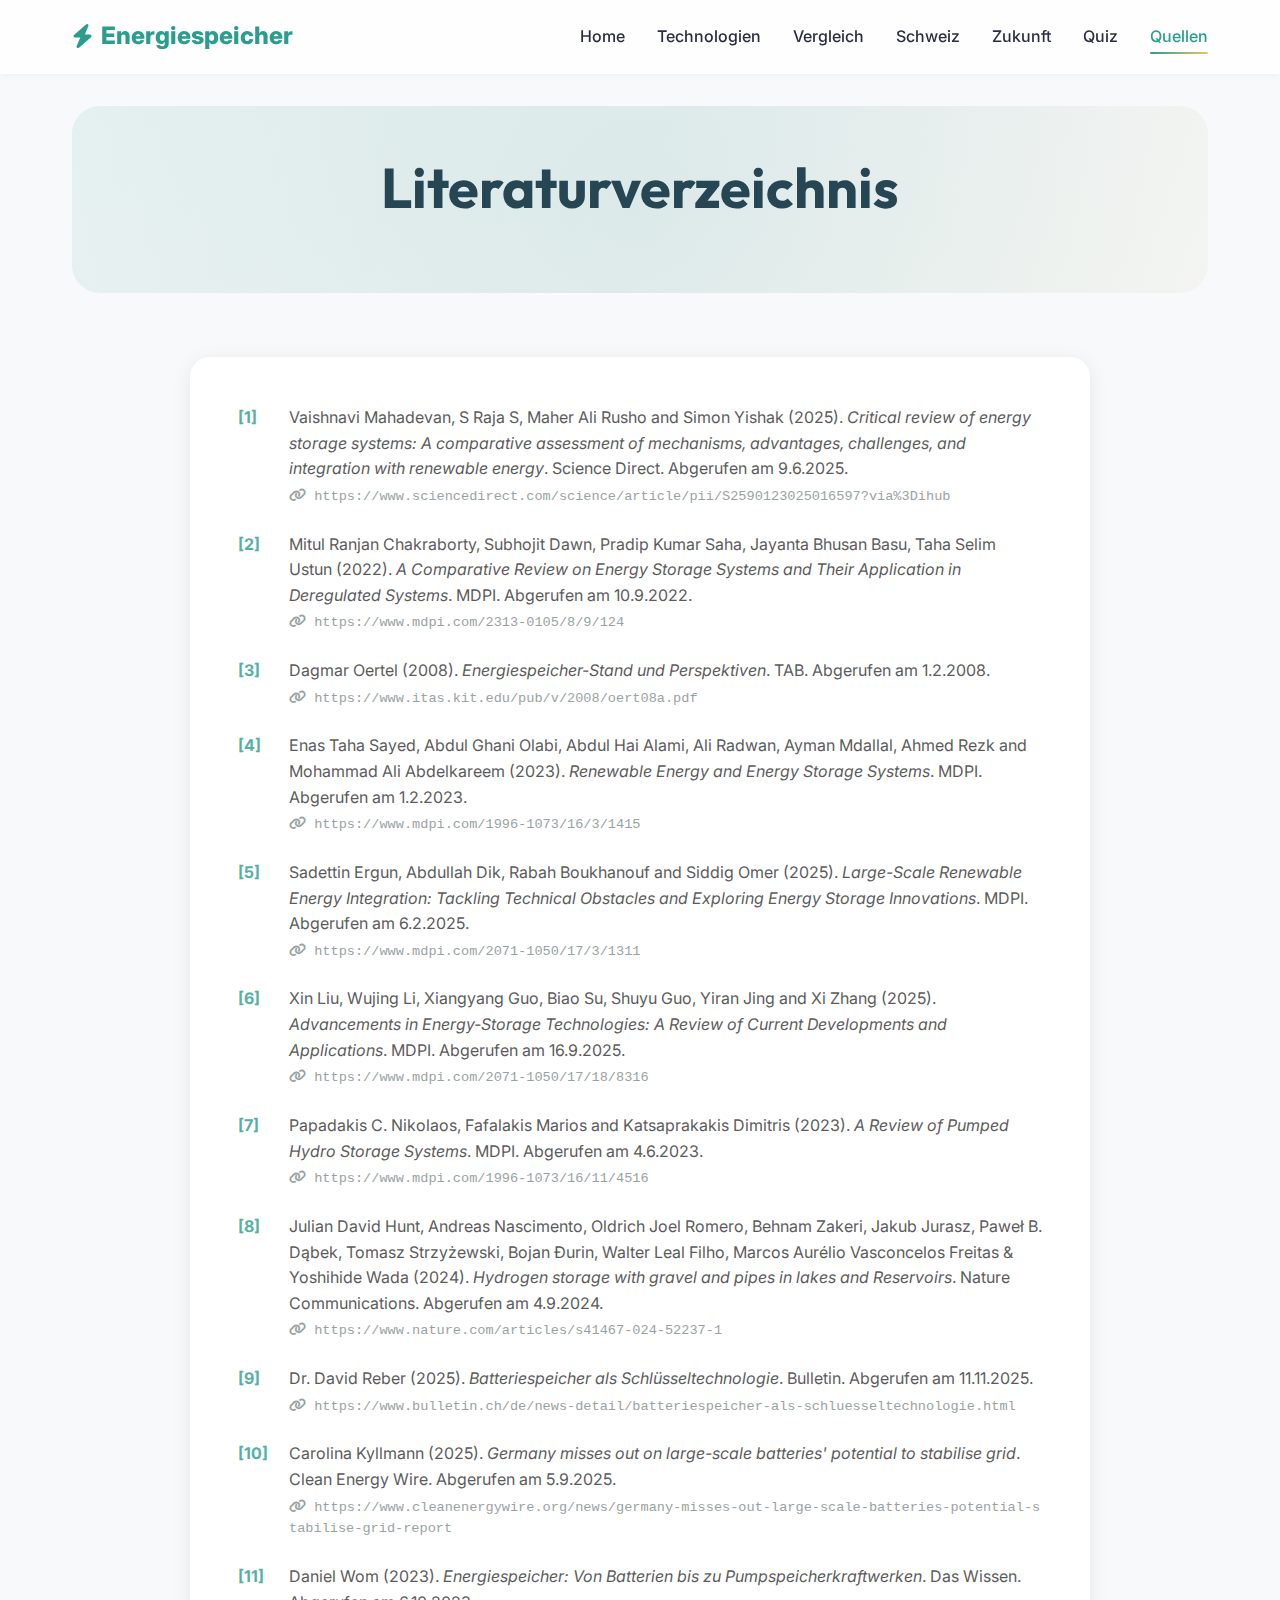
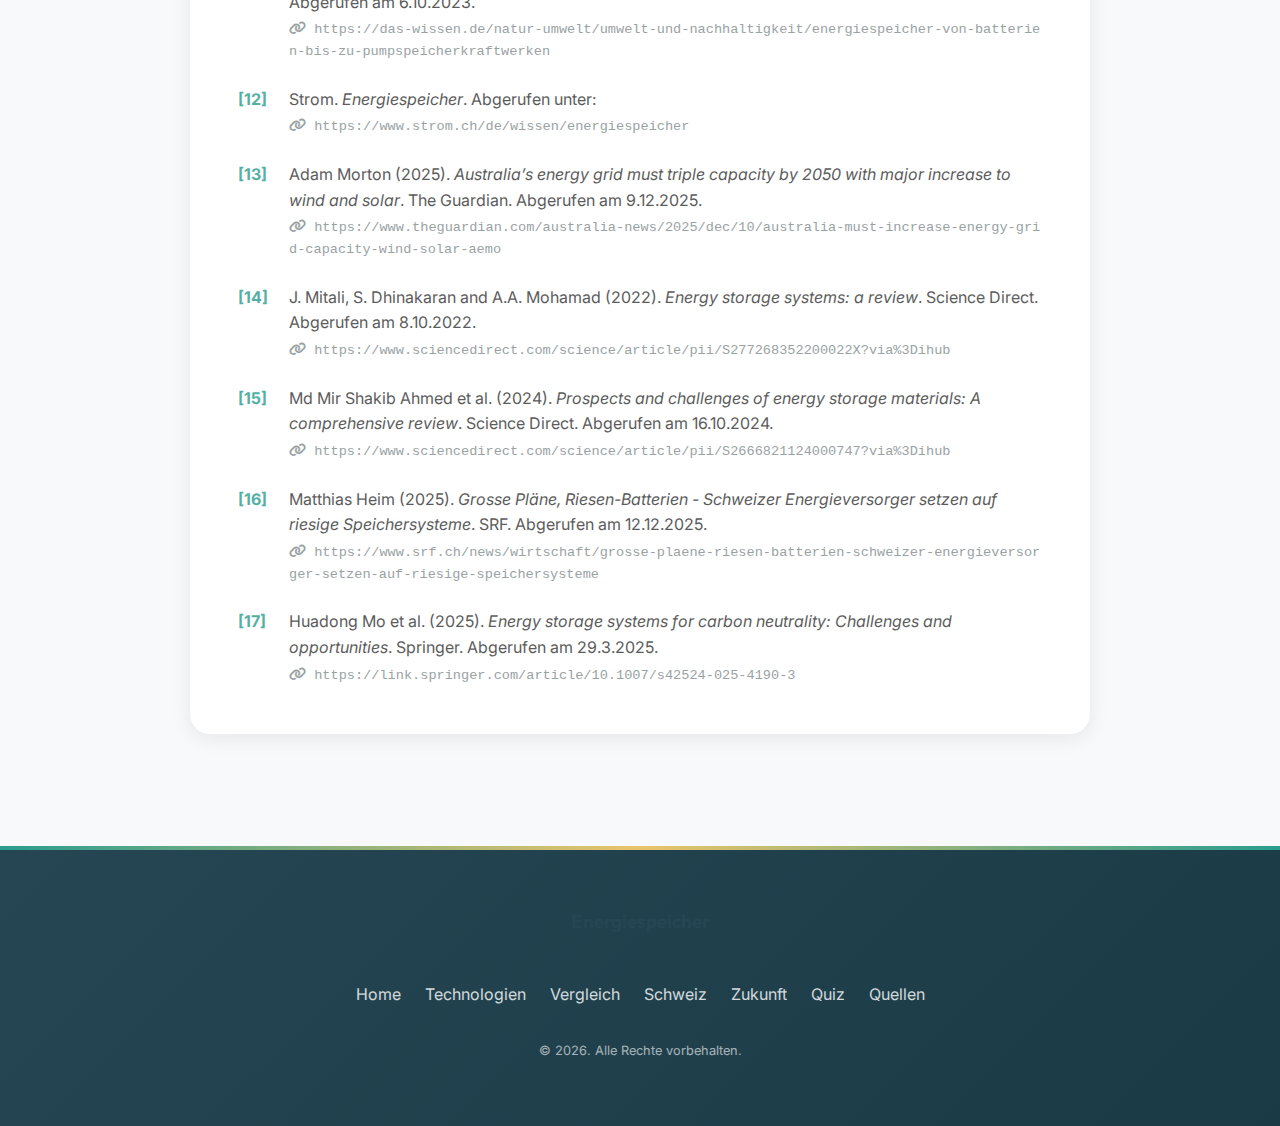
<file: sources.html>
<!DOCTYPE html>
<html lang="de">

<head>
    <meta charset="UTF-8">
    <meta name="viewport" content="width=device-width, initial-scale=1.0">
    <title>Quellen - Energiespeicher</title>
    <link
        href="https://fonts.googleapis.com/css2?family=Inter:wght@300;400;500;600&family=Outfit:wght@500;700;800&display=swap"
        rel="stylesheet">
    <link rel="stylesheet" href="https://cdnjs.cloudflare.com/ajax/libs/font-awesome/6.4.0/css/all.min.css">
    <link rel="stylesheet" href="styles.css">
    <style>
        .source-list {
            list-style: none;
            display: flex;
            flex-direction: column;
            gap: 1.5rem;
        }

        .source-item {
            display: flex;
            gap: 1rem;
            align-items: flex-start;
            font-family: 'Inter', sans-serif;
            line-height: 1.6;
        }

        .citation-number {
            font-weight: bold;
            color: var(--primary-color);
            min-width: 35px;
        }

        .citation-text {
            color: #333;
        }

        .citation-placeholder {
            text-transform: uppercase;
            color: #e74c3c;
            font-weight: 600;
            font-size: 0.9em;
            letter-spacing: 0.05em;
        }

        .file-ref {
            display: block;
            font-size: 0.85rem;
            color: #7f8c8d;
            margin-top: 0.25rem;
            font-family: monospace;
            word-break: break-all;
        }
    </style>
</head>

<body>
    <header>
        <div class="nav-container">
            <div class="logo">
                <i class="fa-solid fa-bolt"></i> Energiespeicher
            </div>
            <div class="menu-toggle">
                <i class="fa-solid fa-bars"></i>
            </div>
            <ul class="nav-links">
                <li><a href="index.html">Home</a></li>
                <li><a href="technologies.html">Technologien</a></li>
                <li><a href="comparison.html">Vergleich</a></li>
                <li><a href="schweiz.html">Schweiz</a></li>
                <li><a href="news.html">Zukunft</a></li>
                <li><a href="quiz.html">Quiz</a></li>
                <li><a href="sources.html" class="active">Quellen</a></li>
            </ul>
        </div>
    </header>

    <main>
        <section class="hero" style="padding: 3rem 1rem;">
            <h1>Literaturverzeichnis</h1>
        </section>

        <section
            style="max-width: 900px; margin: 0 auto; background: var(--card-bg); padding: 3rem; border-radius: var(--radius-lg); box-shadow: var(--shadow-md);">
            <ul class="source-list">
                <!-- Source 1 -->
                <li class="source-item" id="source-1">
                    <span class="citation-number">[1]</span>
                    <div class="citation-text">
                        Vaishnavi Mahadevan, S Raja S, Maher Ali Rusho and Simon Yishak (2025).
                        <i>Critical review of energy storage systems: A comparative assessment of mechanisms,
                            advantages, challenges, and integration with renewable energy</i>.
                        Science Direct. Abgerufen am 9.6.2025.
                        <span class="file-ref"><i class="fa-solid fa-link"></i> <a
                                href="https://www.sciencedirect.com/science/article/pii/S2590123025016597?via%3Dihub"
                                target="_blank">https://www.sciencedirect.com/science/article/pii/S2590123025016597?via%3Dihub</a></span>
                    </div>
                </li>

                <!-- Source 2 -->
                <li class="source-item" id="source-2">
                    <span class="citation-number">[2]</span>
                    <div class="citation-text">
                        Mitul Ranjan Chakraborty, Subhojit Dawn, Pradip Kumar Saha, Jayanta Bhusan Basu, Taha Selim
                        Ustun (2022).
                        <i>A Comparative Review on Energy Storage Systems and Their Application in Deregulated
                            Systems</i>.
                        MDPI. Abgerufen am 10.9.2022.
                        <span class="file-ref"><i class="fa-solid fa-link"></i> <a
                                href="https://www.mdpi.com/2313-0105/8/9/124"
                                target="_blank">https://www.mdpi.com/2313-0105/8/9/124</a></span>
                    </div>
                </li>

                <!-- Source 3 -->
                <li class="source-item" id="source-3">
                    <span class="citation-number">[3]</span>
                    <div class="citation-text">
                        Dagmar Oertel (2008).
                        <i>Energiespeicher-Stand und Perspektiven</i>.
                        TAB. Abgerufen am 1.2.2008.
                        <span class="file-ref"><i class="fa-solid fa-link"></i> <a
                                href="https://www.itas.kit.edu/pub/v/2008/oert08a.pdf"
                                target="_blank">https://www.itas.kit.edu/pub/v/2008/oert08a.pdf</a></span>
                    </div>
                </li>

                <!-- Source 4 -->
                <li class="source-item" id="source-4">
                    <span class="citation-number">[4]</span>
                    <div class="citation-text">
                        Enas Taha Sayed, Abdul Ghani Olabi, Abdul Hai Alami, Ali Radwan, Ayman Mdallal, Ahmed Rezk and
                        Mohammad Ali Abdelkareem (2023).
                        <i>Renewable Energy and Energy Storage Systems</i>.
                        MDPI. Abgerufen am 1.2.2023.
                        <span class="file-ref"><i class="fa-solid fa-link"></i> <a
                                href="https://www.mdpi.com/1996-1073/16/3/1415"
                                target="_blank">https://www.mdpi.com/1996-1073/16/3/1415</a></span>
                    </div>
                </li>

                <!-- Source 5 -->
                <li class="source-item" id="source-5">
                    <span class="citation-number">[5]</span>
                    <div class="citation-text">
                        Sadettin Ergun, Abdullah Dik, Rabah Boukhanouf and Siddig Omer (2025).
                        <i>Large-Scale Renewable Energy Integration: Tackling Technical Obstacles and Exploring Energy
                            Storage Innovations</i>.
                        MDPI. Abgerufen am 6.2.2025.
                        <span class="file-ref"><i class="fa-solid fa-link"></i> <a
                                href="https://www.mdpi.com/2071-1050/17/3/1311"
                                target="_blank">https://www.mdpi.com/2071-1050/17/3/1311</a></span>
                    </div>
                </li>

                <!-- Source 6 -->
                <li class="source-item" id="source-6">
                    <span class="citation-number">[6]</span>
                    <div class="citation-text">
                        Xin Liu, Wujing Li, Xiangyang Guo, Biao Su, Shuyu Guo, Yiran Jing and Xi Zhang (2025).
                        <i>Advancements in Energy-Storage Technologies: A Review of Current Developments and
                            Applications</i>.
                        MDPI. Abgerufen am 16.9.2025.
                        <span class="file-ref"><i class="fa-solid fa-link"></i> <a
                                href="https://www.mdpi.com/2071-1050/17/18/8316"
                                target="_blank">https://www.mdpi.com/2071-1050/17/18/8316</a></span>
                    </div>
                </li>

                <!-- Source 7 -->
                <li class="source-item" id="source-7">
                    <span class="citation-number">[7]</span>
                    <div class="citation-text">
                        Papadakis C. Nikolaos, Fafalakis Marios and Katsaprakakis Dimitris (2023).
                        <i>A Review of Pumped Hydro Storage Systems</i>.
                        MDPI. Abgerufen am 4.6.2023.
                        <span class="file-ref"><i class="fa-solid fa-link"></i> <a
                                href="https://www.mdpi.com/1996-1073/16/11/4516"
                                target="_blank">https://www.mdpi.com/1996-1073/16/11/4516</a></span>
                    </div>
                </li>

                <!-- Source 8 -->
                <li class="source-item" id="source-8">
                    <span class="citation-number">[8]</span>
                    <div class="citation-text">
                        Julian David Hunt, Andreas Nascimento, Oldrich Joel Romero, Behnam Zakeri, Jakub Jurasz, Paweł
                        B. Dąbek, Tomasz Strzyżewski, Bojan Đurin, Walter Leal Filho, Marcos Aurélio Vasconcelos Freitas
                        & Yoshihide Wada (2024).
                        <i>Hydrogen storage with gravel and pipes in lakes and Reservoirs</i>.
                        Nature Communications. Abgerufen am 4.9.2024.
                        <span class="file-ref"><i class="fa-solid fa-link"></i> <a
                                href="https://www.nature.com/articles/s41467-024-52237-1"
                                target="_blank">https://www.nature.com/articles/s41467-024-52237-1</a></span>
                    </div>
                </li>

                <!-- Source 9 -->
                <li class="source-item" id="source-9">
                    <span class="citation-number">[9]</span>
                    <div class="citation-text">
                        Dr. David Reber (2025).
                        <i>Batteriespeicher als Schlüssel­technologie</i>.
                        Bulletin. Abgerufen am 11.11.2025.
                        <span class="file-ref"><i class="fa-solid fa-link"></i> <a
                                href="https://www.bulletin.ch/de/news-detail/batteriespeicher-als-schluesseltechnologie.html"
                                target="_blank">https://www.bulletin.ch/de/news-detail/batteriespeicher-als-schluesseltechnologie.html</a></span>
                    </div>
                </li>

                <!-- Source 10 -->
                <li class="source-item" id="source-10">
                    <span class="citation-number">[10]</span>
                    <div class="citation-text">
                        Carolina Kyllmann (2025).
                        <i>Germany misses out on large-scale batteries' potential to stabilise grid</i>.
                        Clean Energy Wire. Abgerufen am 5.9.2025.
                        <span class="file-ref"><i class="fa-solid fa-link"></i> <a
                                href="https://www.cleanenergywire.org/news/germany-misses-out-large-scale-batteries-potential-stabilise-grid-report"
                                target="_blank">https://www.cleanenergywire.org/news/germany-misses-out-large-scale-batteries-potential-stabilise-grid-report</a></span>
                    </div>
                </li>

                <!-- Source 11 -->
                <li class="source-item" id="source-11">
                    <span class="citation-number">[11]</span>
                    <div class="citation-text">
                        Daniel Wom (2023).
                        <i>Energiespeicher: Von Batterien bis zu Pumpspeicherkraftwerken</i>.
                        Das Wissen. Abgerufen am 6.10.2023.
                        <span class="file-ref"><i class="fa-solid fa-link"></i> <a
                                href="https://das-wissen.de/natur-umwelt/umwelt-und-nachhaltigkeit/energiespeicher-von-batterien-bis-zu-pumpspeicherkraftwerken"
                                target="_blank">https://das-wissen.de/natur-umwelt/umwelt-und-nachhaltigkeit/energiespeicher-von-batterien-bis-zu-pumpspeicherkraftwerken</a></span>
                    </div>
                </li>

                <!-- Source 12 -->
                <li class="source-item" id="source-12">
                    <span class="citation-number">[12]</span>
                    <div class="citation-text">
                        Strom.
                        <i>Energiespeicher</i>.
                        Abgerufen unter:
                        <span class="file-ref"><i class="fa-solid fa-link"></i> <a
                                href="https://www.strom.ch/de/wissen/energiespeicher"
                                target="_blank">https://www.strom.ch/de/wissen/energiespeicher</a></span>
                    </div>
                </li>

                <!-- Source 13 -->
                <li class="source-item" id="source-13">
                    <span class="citation-number">[13]</span>
                    <div class="citation-text">
                        Adam Morton (2025).
                        <i>Australia’s energy grid must triple capacity by 2050 with major increase to wind and
                            solar</i>.
                        The Guardian. Abgerufen am 9.12.2025.
                        <span class="file-ref"><i class="fa-solid fa-link"></i> <a
                                href="https://www.theguardian.com/australia-news/2025/dec/10/australia-must-increase-energy-grid-capacity-wind-solar-aemo"
                                target="_blank">https://www.theguardian.com/australia-news/2025/dec/10/australia-must-increase-energy-grid-capacity-wind-solar-aemo</a></span>
                    </div>
                </li>

                <!-- Source 14 -->
                <li class="source-item" id="source-14">
                    <span class="citation-number">[14]</span>
                    <div class="citation-text">
                        J. Mitali, S. Dhinakaran and A.A. Mohamad (2022).
                        <i>Energy storage systems: a review</i>.
                        Science Direct. Abgerufen am 8.10.2022.
                        <span class="file-ref"><i class="fa-solid fa-link"></i> <a
                                href="https://www.sciencedirect.com/science/article/pii/S277268352200022X?via%3Dihub"
                                target="_blank">https://www.sciencedirect.com/science/article/pii/S277268352200022X?via%3Dihub</a></span>
                    </div>
                </li>

                <!-- Source 15 -->
                <li class="source-item" id="source-15">
                    <span class="citation-number">[15]</span>
                    <div class="citation-text">
                        Md Mir Shakib Ahmed et al. (2024).
                        <i>Prospects and challenges of energy storage materials: A comprehensive review</i>.
                        Science Direct. Abgerufen am 16.10.2024.
                        <span class="file-ref"><i class="fa-solid fa-link"></i> <a
                                href="https://www.sciencedirect.com/science/article/pii/S2666821124000747?via%3Dihub"
                                target="_blank">https://www.sciencedirect.com/science/article/pii/S2666821124000747?via%3Dihub</a></span>
                    </div>
                </li>

                <!-- Source 16 (formerly 18) -->
                <li class="source-item" id="source-16">
                    <span class="citation-number">[16]</span>
                    <div class="citation-text">
                        Matthias Heim (2025).
                        <i>Grosse Pläne, Riesen-Batterien - Schweizer Energieversorger setzen auf riesige
                            Speichersysteme</i>.
                        SRF. Abgerufen am 12.12.2025.
                        <span class="file-ref"><i class="fa-solid fa-link"></i> <a
                                href="https://www.srf.ch/news/wirtschaft/grosse-plaene-riesen-batterien-schweizer-energieversorger-setzen-auf-riesige-speichersysteme"
                                target="_blank">https://www.srf.ch/news/wirtschaft/grosse-plaene-riesen-batterien-schweizer-energieversorger-setzen-auf-riesige-speichersysteme</a></span>
                    </div>
                </li>

                <!-- Source 17 -->
                <li class="source-item" id="source-17">
                    <span class="citation-number">[17]</span>
                    <div class="citation-text">
                        Huadong Mo et al. (2025).
                        <i>Energy storage systems for carbon neutrality: Challenges and opportunities</i>.
                        Springer. Abgerufen am 29.3.2025.
                        <span class="file-ref"><i class="fa-solid fa-link"></i> <a
                                href="https://link.springer.com/article/10.1007/s42524-025-4190-3"
                                target="_blank">https://link.springer.com/article/10.1007/s42524-025-4190-3</a></span>
                    </div>
                </li>
            </ul>
        </section>

    </main>

    <footer>
        <div class="footer-content">
            <div>
                <h3>Energiespeicher</h3>
            </div>
            <div class="footer-links">
                <a href="index.html">Home</a>
                <a href="technologies.html">Technologien</a>
                <a href="comparison.html">Vergleich</a>
                <a href="schweiz.html">Schweiz</a>
                <a href="news.html">Zukunft</a>
                <a href="quiz.html">Quiz</a>
                <a href="sources.html">Quellen</a>
            </div>
            <p style="font-size: 0.8rem; opacity: 0.6;">&copy; 2026. Alle Rechte vorbehalten.</p>
        </div>
    </footer>

    <script src="script.js"></script>
</body>

</html>
</file>
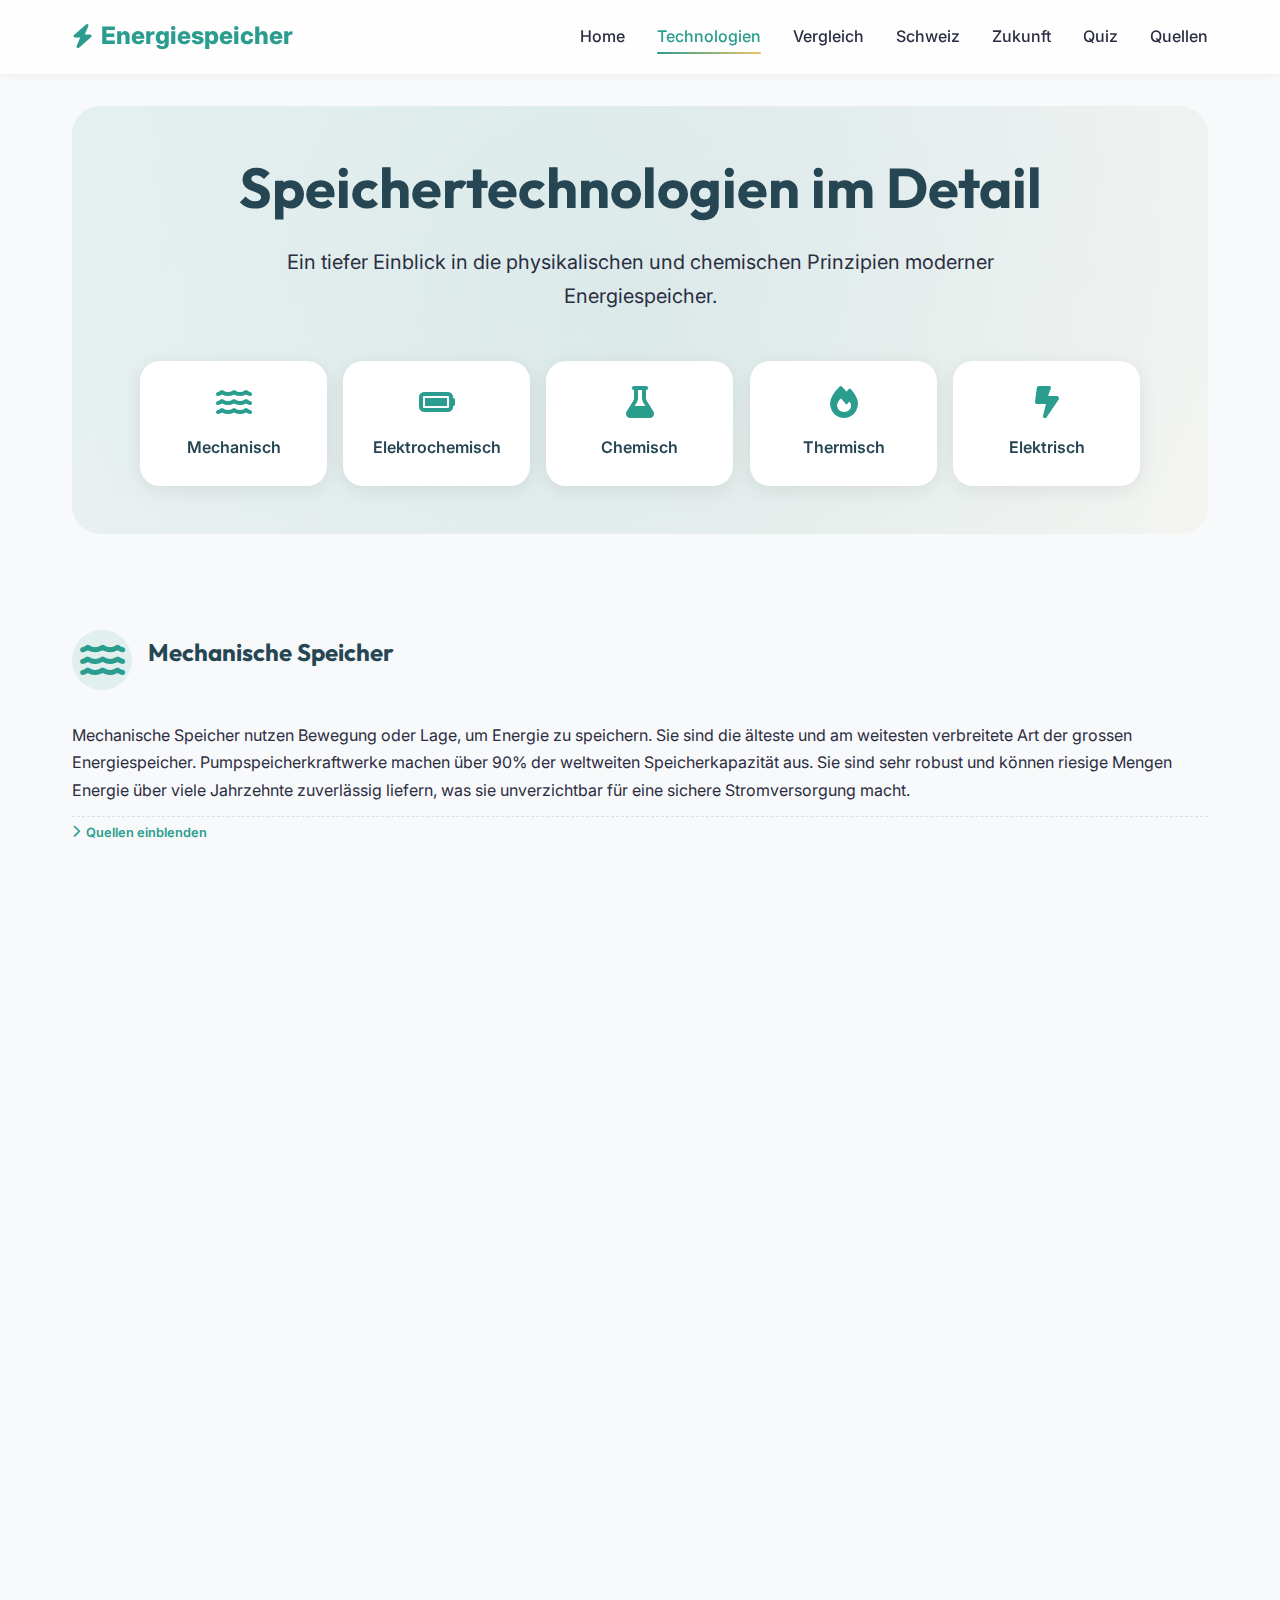
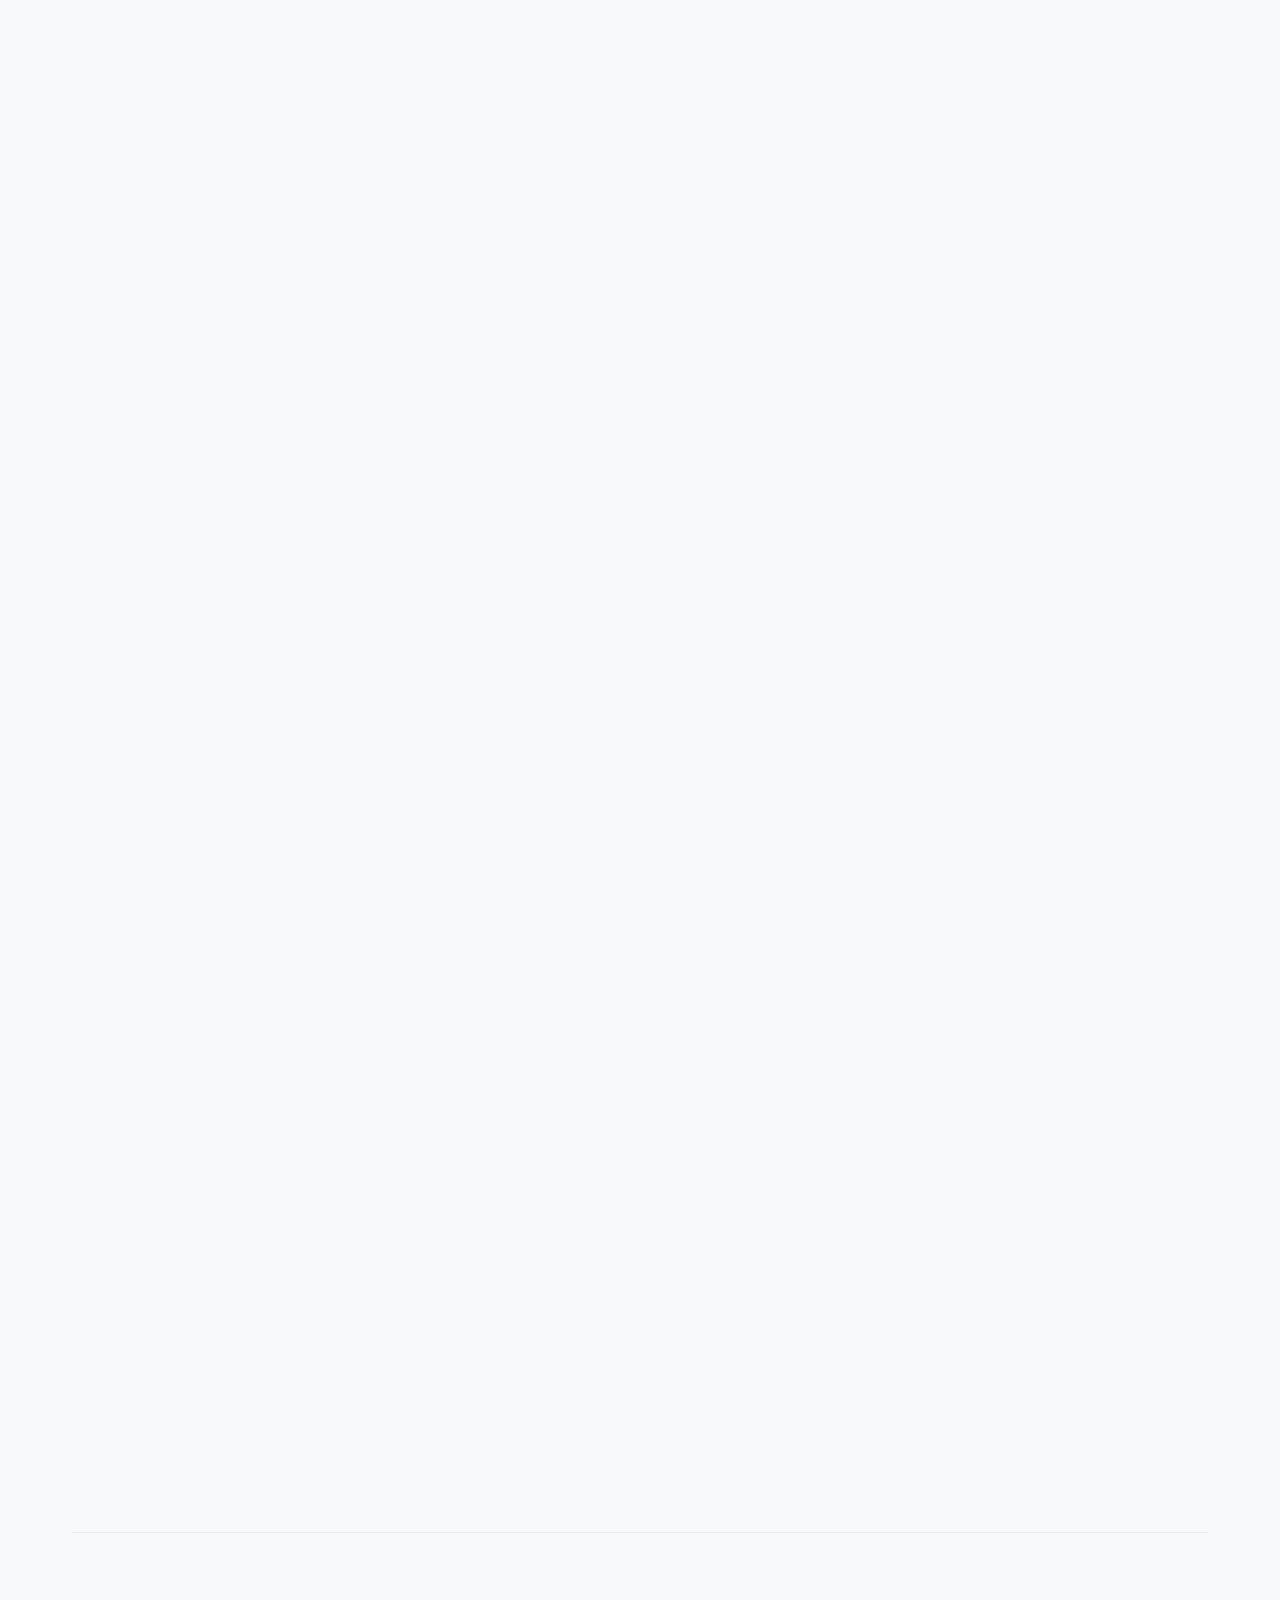
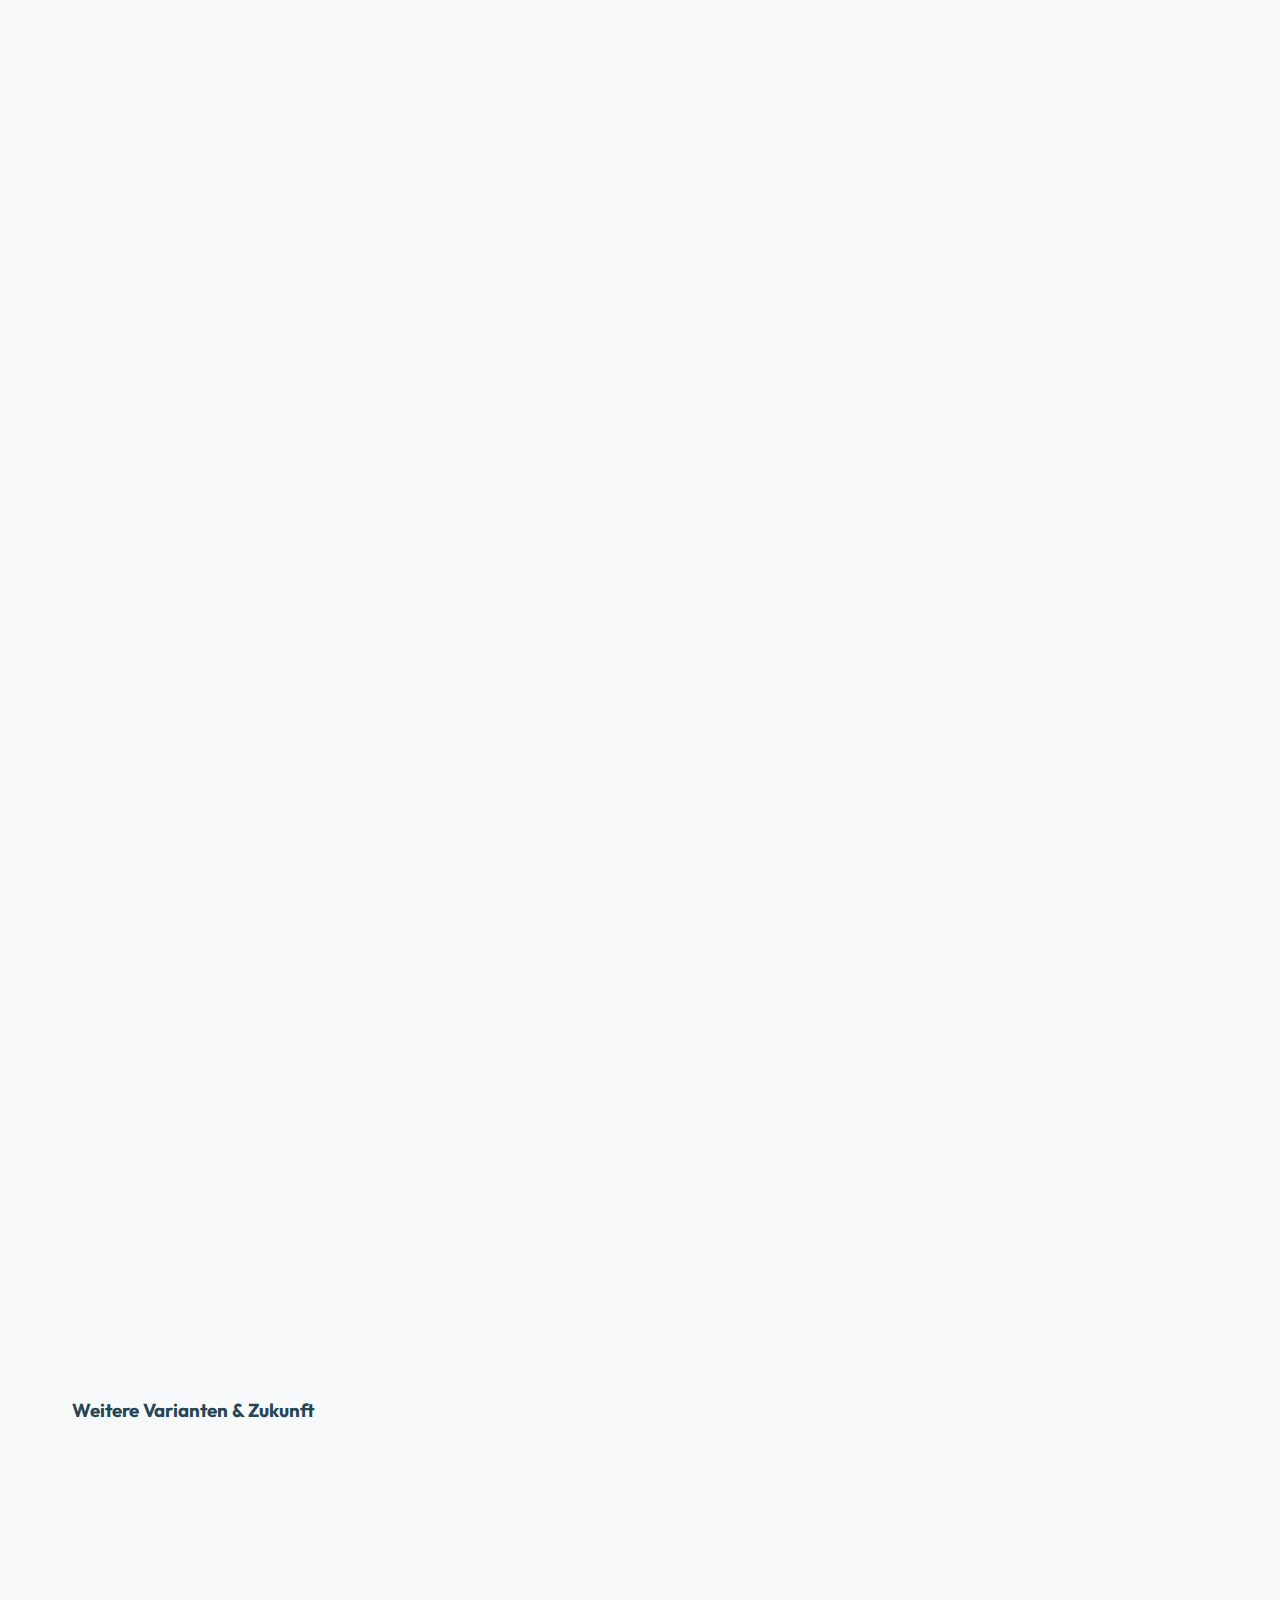
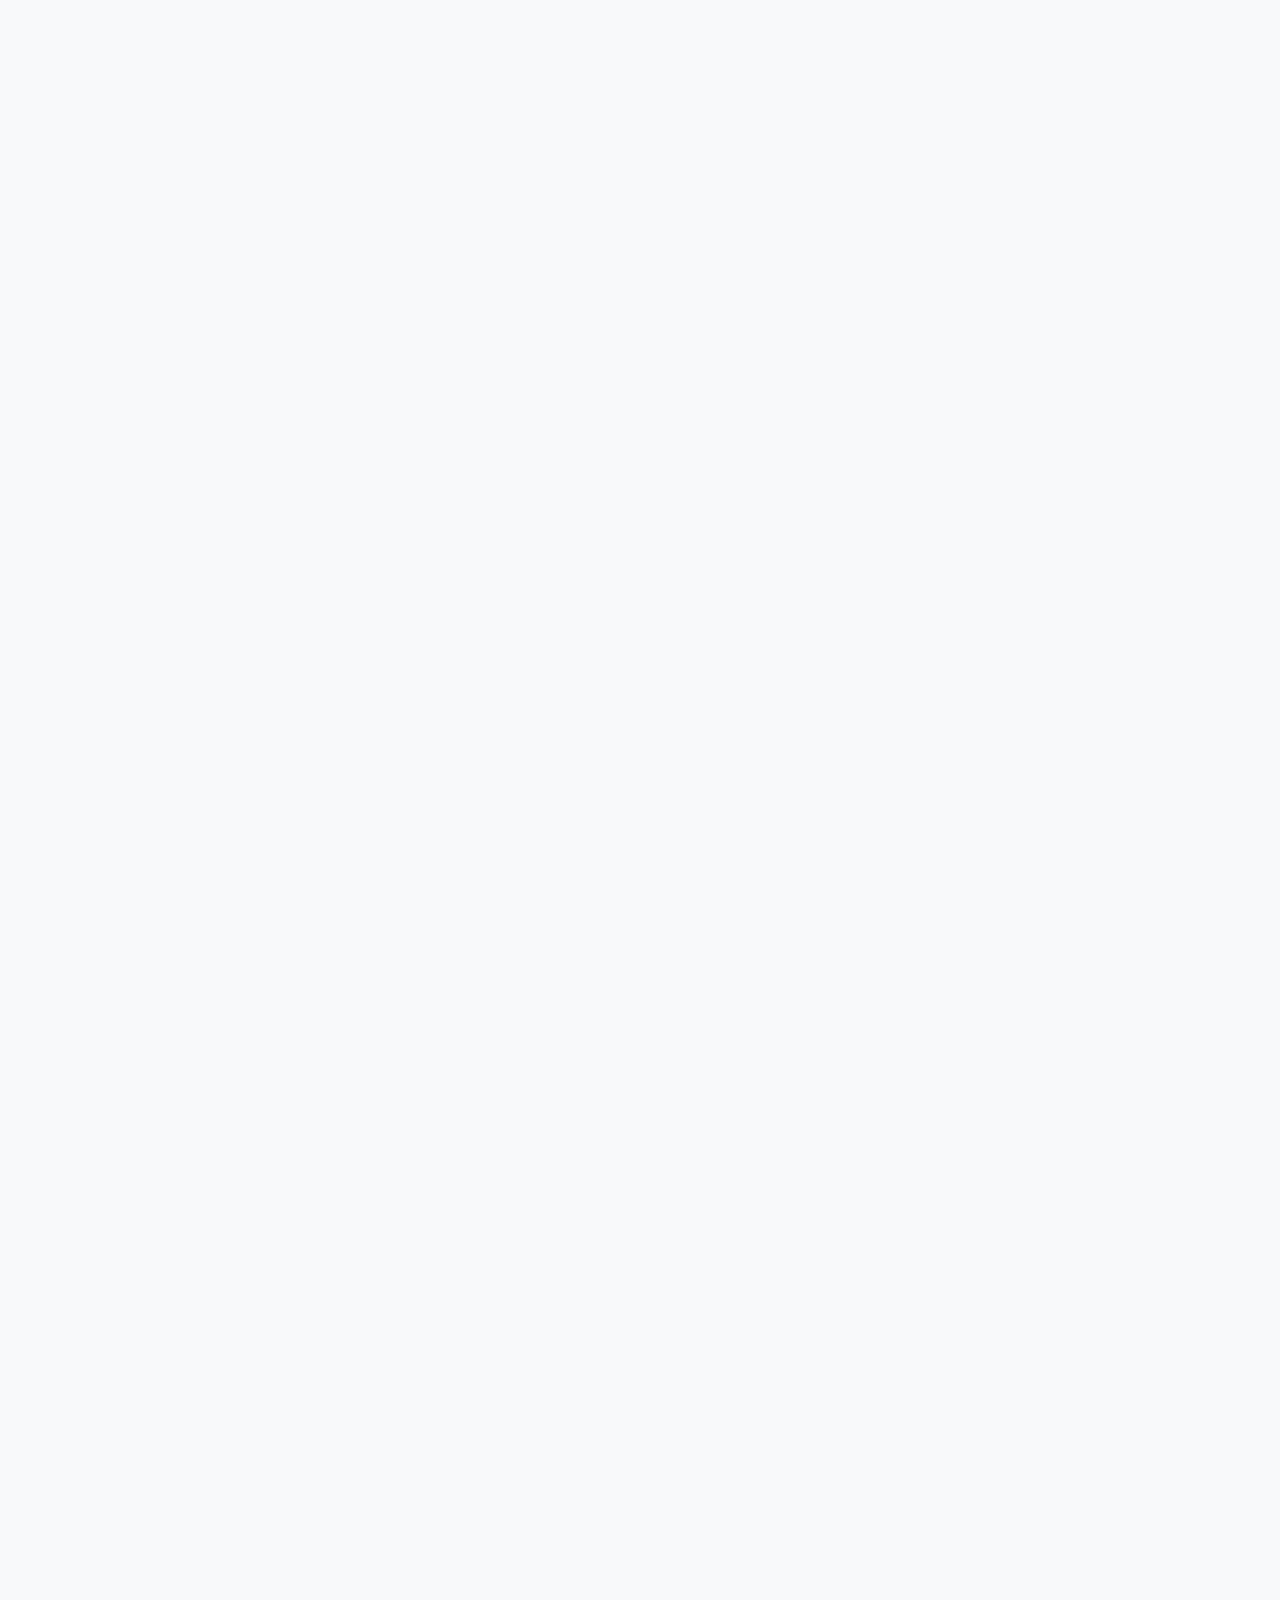
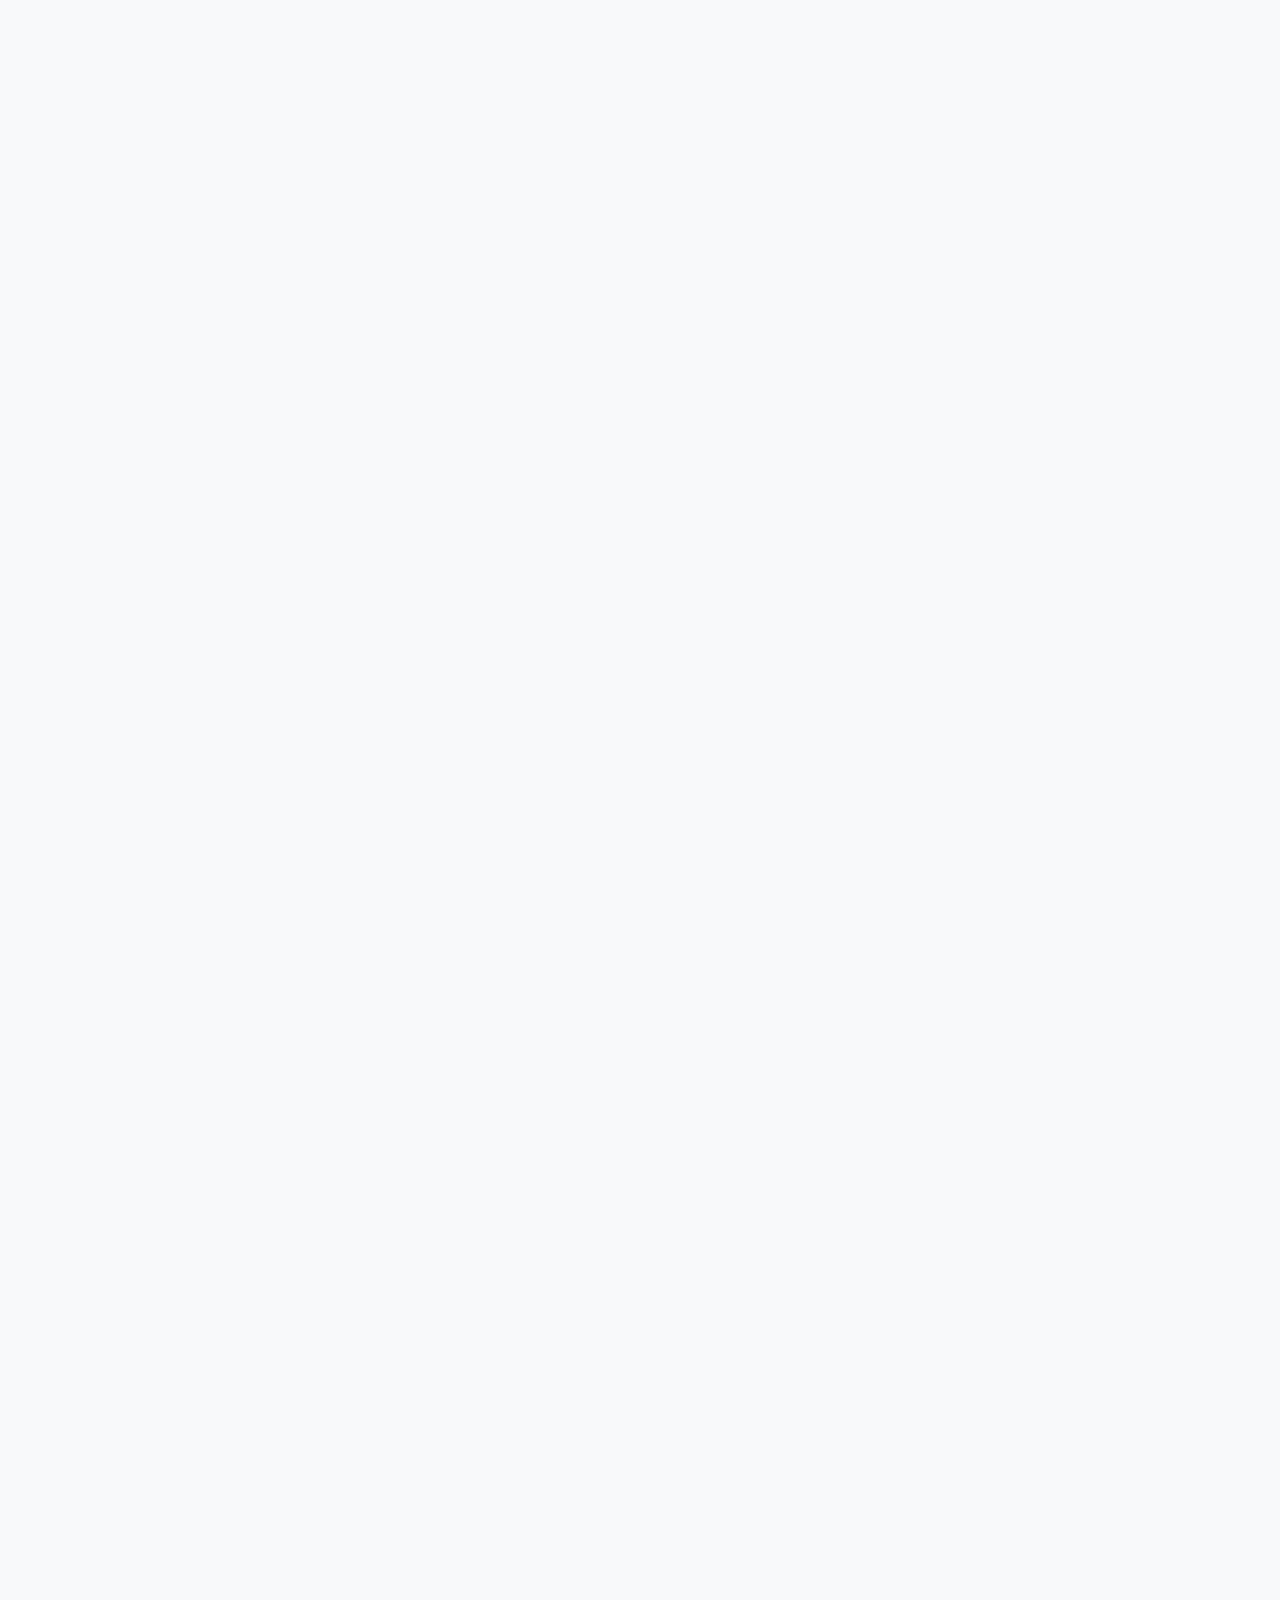
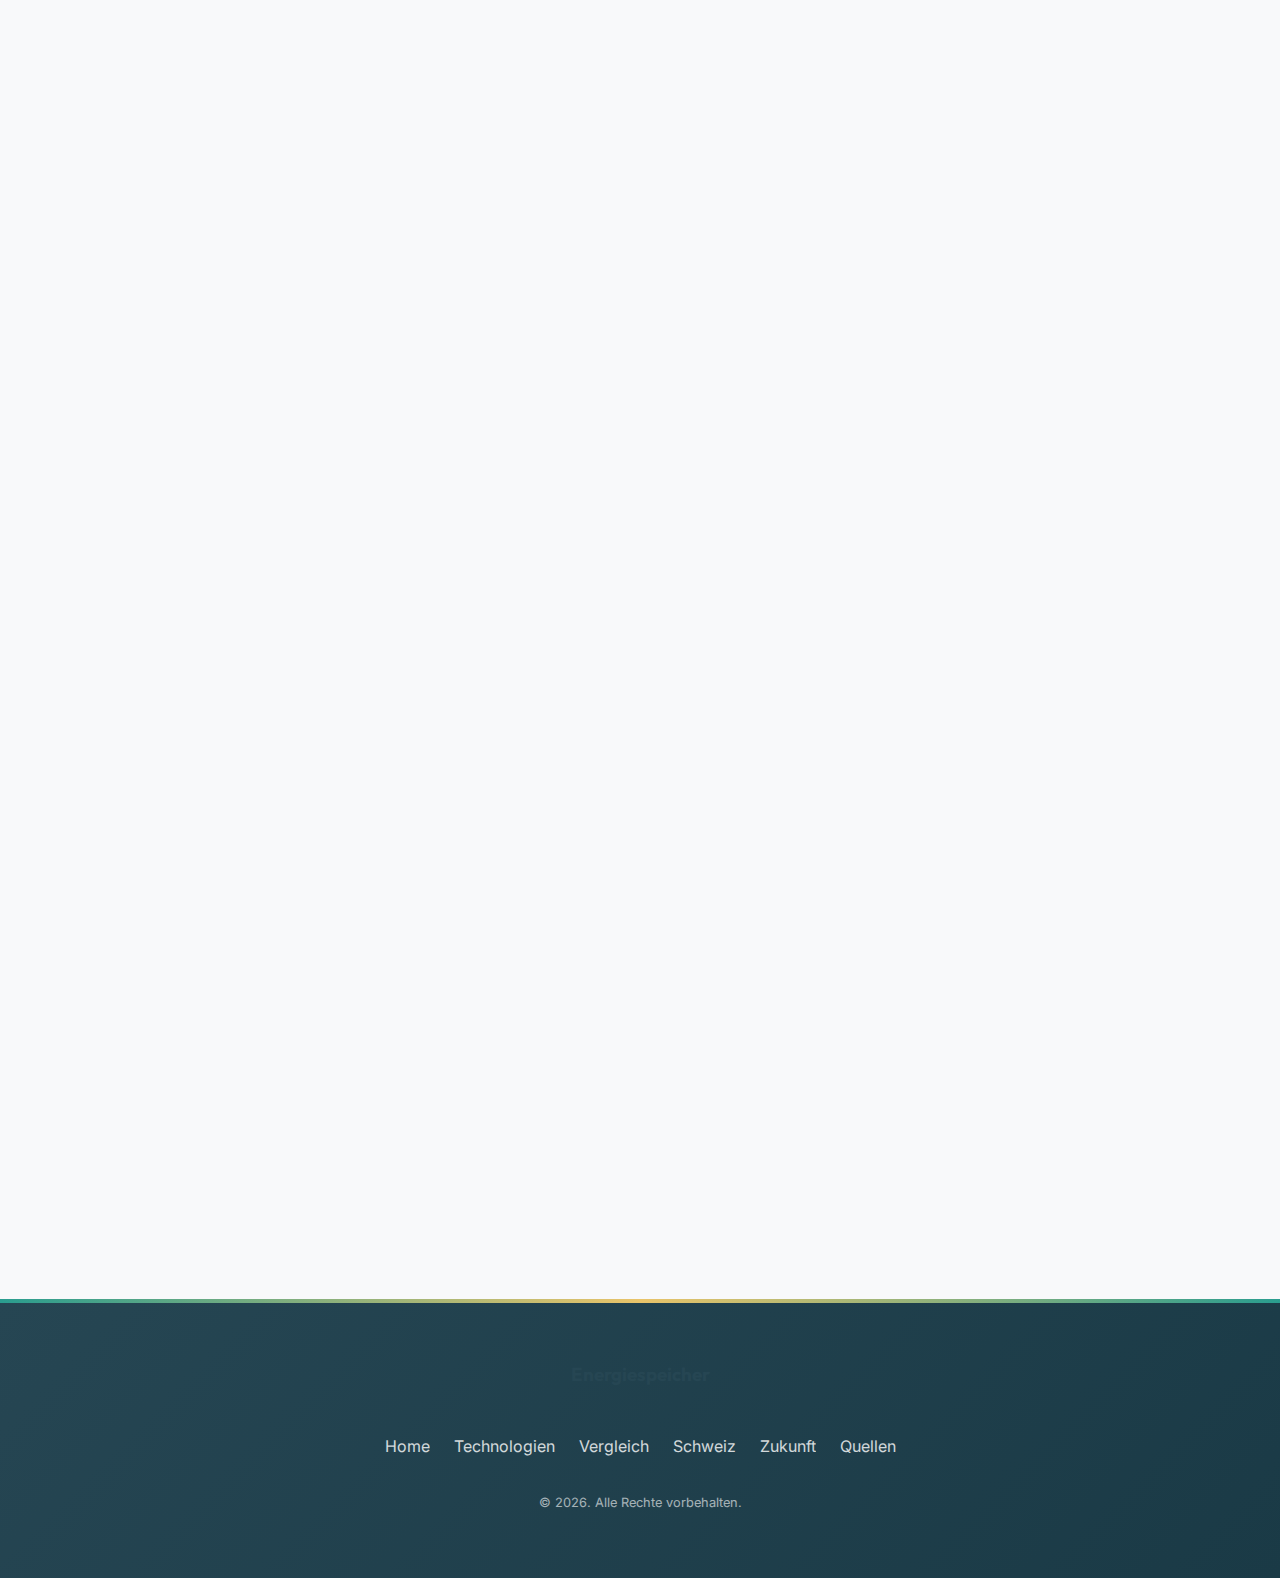
<file: technologies.html>
<!DOCTYPE html>
<html lang="de">

<head>
    <meta charset="UTF-8">
    <meta name="viewport" content="width=device-width, initial-scale=1.0">
    <title>Technologien - Energiespeicher</title>
    <link
        href="https://fonts.googleapis.com/css2?family=Inter:wght@300;400;500;600&family=Outfit:wght@500;700;800&display=swap"
        rel="stylesheet">
    <link rel="stylesheet" href="https://cdnjs.cloudflare.com/ajax/libs/font-awesome/6.4.0/css/all.min.css">
    <link rel="stylesheet" href="styles.css">
    <style>
        .tech-section {
            padding: 4rem 0;
            border-bottom: 1px solid rgba(0, 0, 0, 0.05);
        }

        .tech-header {
            display: flex;
            align-items: center;
            gap: 1rem;
            margin-bottom: 2rem;
        }

        .tech-icon {
            font-size: 2.5rem;
            color: var(--primary-color);
            background: rgba(42, 157, 143, 0.1);
            width: 60px;
            height: 60px;
            display: flex;
            align-items: center;
            justify-content: center;
            border-radius: 50%;
        }



        .tech-showcase-content {
            padding: 2rem;
        }

        .tech-label {
            display: inline-block;
            background-color: var(--primary-color);
            color: white;
            padding: 0.25rem 0.75rem;
            border-radius: var(--radius-md);
            font-size: 0.8rem;
            font-weight: 600;
            margin-bottom: 1rem;
            text-transform: uppercase;
            letter-spacing: 0.05em;
        }

        .tech-grid {
            display: grid;
            grid-template-columns: 1fr 1fr;
            gap: 2rem;
            margin-top: 1.5rem;
        }

        @media (max-width: 768px) {
            .tech-grid {
                grid-template-columns: 1fr;
            }
        }
    </style>
</head>

<body>
    <header>
        <div class="nav-container">
            <div class="logo">
                <i class="fa-solid fa-bolt"></i> Energiespeicher
            </div>
            <div class="menu-toggle">
                <i class="fa-solid fa-bars"></i>
            </div>
            <ul class="nav-links">
                <li><a href="index.html">Home</a></li>
                <li><a href="technologies.html" class="active">Technologien</a></li>
                <li><a href="comparison.html">Vergleich</a></li>
                <li><a href="schweiz.html">Schweiz</a></li>
                <li><a href="news.html">Zukunft</a></li>
                <li><a href="quiz.html">Quiz</a></li>
                <li><a href="sources.html">Quellen</a></li>
            </ul>
        </div>
    </header>

    <main>
        <section class="hero" style="padding: 3rem 1rem; margin-bottom: 2rem;">
            <h1>Speichertechnologien im Detail</h1>
            <p>Ein tiefer Einblick in die physikalischen und chemischen Prinzipien moderner Energiespeicher.</p>

            <!-- Gallery Navigation -->
            <div
                style="display: grid; grid-template-columns: repeat(auto-fit, minmax(150px, 1fr)); gap: 1rem; margin-top: 3rem; max-width: 1000px; margin-left: auto; margin-right: auto;">

                <a href="#mech" class="card"
                    style="text-decoration: none; padding: 1.5rem; text-align: center; align-items: center; justify-content: center; gap: 1rem; cursor: pointer;">
                    <i class="fa-solid fa-water" style="font-size: 2rem; color: var(--primary-color);"></i>
                    <span style="font-weight: 600; color: var(--secondary-color);">Mechanisch</span>
                </a>

                <a href="#electro" class="card"
                    style="text-decoration: none; padding: 1.5rem; text-align: center; align-items: center; justify-content: center; gap: 1rem; cursor: pointer;">
                    <i class="fa-solid fa-battery-full" style="font-size: 2rem; color: var(--primary-color);"></i>
                    <span style="font-weight: 600; color: var(--secondary-color);">Elektrochemisch</span>
                </a>

                <a href="#chem" class="card"
                    style="text-decoration: none; padding: 1.5rem; text-align: center; align-items: center; justify-content: center; gap: 1rem; cursor: pointer;">
                    <i class="fa-solid fa-flask" style="font-size: 2rem; color: var(--primary-color);"></i>
                    <span style="font-weight: 600; color: var(--secondary-color);">Chemisch</span>
                </a>

                <a href="#therm" class="card"
                    style="text-decoration: none; padding: 1.5rem; text-align: center; align-items: center; justify-content: center; gap: 1rem; cursor: pointer;">
                    <i class="fa-solid fa-fire" style="font-size: 2rem; color: var(--primary-color);"></i>
                    <span style="font-weight: 600; color: var(--secondary-color);">Thermisch</span>
                </a>

                <a href="#elec" class="card"
                    style="text-decoration: none; padding: 1.5rem; text-align: center; align-items: center; justify-content: center; gap: 1rem; cursor: pointer;">
                    <i class="fa-solid fa-bolt-lightning" style="font-size: 2rem; color: var(--primary-color);"></i>
                    <span style="font-weight: 600; color: var(--secondary-color);">Elektrisch</span>
                </a>

            </div>
        </section>

        <!-- Mechanical Storage -->
        <section id="mech" class="tech-section">
            <div class="tech-header">
                <div class="tech-icon"><i class="fa-solid fa-water"></i></div>
                <h2>Mechanische Speicher</h2>
            </div>
            <p>
                Mechanische Speicher nutzen Bewegung oder Lage, um Energie zu speichern.
                Sie sind die älteste und am weitesten verbreitete Art der grossen Energiespeicher.
                Pumpspeicherkraftwerke machen über 90% der weltweiten Speicherkapazität aus.
                Sie sind sehr robust und können riesige Mengen Energie über viele Jahrzehnte zuverlässig liefern, was
                sie
                unverzichtbar für eine sichere Stromversorgung macht.
            </p>
            <div class="source-container">
                <button class="source-toggle-btn"><i class="fa-solid fa-chevron-right"></i> Quellen einblenden</button>
                <span class="source-list">[1]</span>
            </div>

            <div class="tech-showcase">
                <img src="images/pumped_storage_plant.png" alt="Pumpspeicherkraftwerk"
                    class="responsive-img card-img-top">
                <div class="tech-showcase-content">
                    <span class="tech-label">Beispieltechnologie</span>
                    <h3>Pumpspeicherkraftwerke (PHS)</h3>
                    Pumpspeicherkraftwerke sind derzeit die einzige Technik, die Energie im sehr grossen Massstab
                    (Gigawatt) speichern kann.
                    Das Prinzip ist einfach: Wasser wird in ein höher gelegenes Becken gepumpt, um Energie als
                    Lageenergie zu speichern.
                    <div class="tech-grid">
                        <div>
                            <h4>Funktionsweise</h4>
                            <p style="font-size: 0.95rem; opacity: 0.8;">
                                Wenn zu viel Strom da ist, pumpen Pumpen das Wasser aus einem Talbecken in ein
                                Speicherbecken oben am Berg.
                                So wird elektrische Energie in Lageenergie umgewandelt.
                                Wenn Strom gebraucht wird, fliesst das Wasser wieder herunter und treibt Turbinen an,
                                die
                                Strom erzeugen.
                            </p>
                        </div>
                        <div>
                            <h4>Eigenschaften</h4>
                            <ul style="padding-left: 1.5rem; font-size: 0.95rem; opacity: 0.8; margin-top: 0.5rem;">
                                <li><strong>Wirkungsgrad:</strong> 70 - 85% (Round-Trip)</li>
                                <li><strong>Lebensdauer:</strong> > 50 Jahre (sehr langlebig)</li>
                                <li><strong>Limitierung:</strong> Abhängig von Topografie (Berge/Täler)</li>
                            </ul>
                        </div>
                    </div>
                    <div class="source-container">
                        <button class="source-toggle-btn"><i class="fa-solid fa-chevron-right"></i> Quellen
                            einblenden</button>
                        <span class="source-list">[1], [2], [3]</span>
                    </div>
                </div>
            </div>

            <!-- Added CAES from Comparison data [12] -->
            <div class="tech-showcase" style="margin-top: 3rem;">
                <img src="images/Druckluftspeicher.jpg" alt="Druckluftspeicher" class="responsive-img card-img-top">
                <div class="tech-showcase-content">
                    <span class="tech-label" style="background-color: var(--secondary-color);">Alternative</span>
                    <h3>Adiabate Druckluftspeicher (CAES)</h3>
                    <p>
                        Druckluftspeicher nutzen überschüssigen Strom, um Luft in unterirdische Hohlräume (Kavernen) zu
                        pressen. Bei Bedarf wird die Luft entspannt und treibt Turbinen an.
                    </p>
                    <div class="tech-grid">
                        <div>
                            <h4>Funktionsweise</h4>
                            <p style="font-size: 0.95rem; opacity: 0.8;">
                                Beim "adiabaten" Verfahren wird die Wärme, die beim Komprimieren der Luft entsteht,
                                gespeichert.
                                Wenn die Luft später wieder entspannt wird, um Strom zu erzeugen, wird diese Wärme
                                wieder genutzt.
                                Das erhöht den Wirkungsgrad auf bis zu 70% und man braucht kein Gas mehr um zu heizen.
                                So arbeitet die Anlage effizient und ohne CO2-Ausstoss.
                            </p>
                        </div>
                        <div>
                            <h4>Eigenschaften</h4>
                            <ul style="padding-left: 1.5rem; font-size: 0.95rem; opacity: 0.8; margin-top: 0.5rem;">
                                <li><strong>Wirkungsgrad:</strong> 60 - 70%</li>
                                <li><strong>Lebensdauer:</strong> > 40 Jahre</li>
                                <li><strong>Einsatz:</strong> Grosstechnische Energiespeicherung</li>
                            </ul>
                        </div>
                    </div>
                    <div class="source-container">
                        <button class="source-toggle-btn"><i class="fa-solid fa-chevron-right"></i> Quellen
                            einblenden</button>
                        <span class="source-list">[12]</span>
                    </div>
                </div>
            </div>
        </section>

        <!-- Electrochemical Storage -->
        <section id="electro" class="tech-section">
            <div class="tech-header">
                <div class="tech-icon"><i class="fa-solid fa-battery-full"></i></div>
                <h2>Elektrochemische Speicher</h2>
            </div>
            <p>
                Hier wird Strom direkt in chemische Energie umgewandelt und bei Bedarf wieder zurück.
                Diese Speicher sind extrem flexibel: Es gibt sie von der kleinen Knopfzelle bis zum riesigen
                Batteriepark.
                Batterien reagieren blitzschnell (in Millisekunden) und können so das Stromnetz stabilisieren.
                Dank neuer Technologien (wie Lithium-Ionen) sind sie viel günstiger geworden und lohnen sich heute auch
                für grosse Anwendungen.
            </p>
            <div class="source-container">
                <button class="source-toggle-btn"><i class="fa-solid fa-chevron-right"></i> Quellen einblenden</button>
                <span class="source-list">[2], [16]</span>
            </div>

            <div class="tech-showcase">
                <img src="images/Lithium-Ionen Akkumulator.jpeg" alt="Lithium Ionen Akku"
                    class="responsive-img card-img-top">
                <div class="tech-showcase-content">
                    <span class="tech-label">Beispieltechnologie</span>
                    <h3>Lithium-Ionen-Akkumulator</h3>
                    <p>
                        Der Standard für mobile Elektronik und E-Mobilität. Li-Ion-Akkus bieten die höchste
                        Energiedichte.
                        Die Kosten wurden in den letzten 15 Jahren um über 90% gesenkt.
                    </p>
                    <div class="tech-grid">
                        <div>
                            <h4>Funktionsweise</h4>
                            <p style="font-size: 0.95rem; opacity: 0.8;">
                                Beim Laden wandern Lithium-Teilchen vom Pluspol zum Minuspol und lagern sich dort ein.
                                Beim Entladen wandern sie zurück und geben dabei Strom ab.
                            </p>
                        </div>
                        <div>
                            <h4>Eigenschaften</h4>
                            <ul style="padding-left: 1.5rem; font-size: 0.95rem; opacity: 0.8; margin-top: 0.5rem;">
                                <li><strong>Wirkungsgrad:</strong> > 95% (Hocheffizient)</li>
                                <li><strong>Zyklen:</strong> 1.000 - 5.000</li>
                                <li><strong>Herausforderung:</strong> Kritische Rohstoffe (Kobalt, Lithium) und
                                    Brandgefahr (Thermal Runaway).</li>
                            </ul>
                        </div>
                    </div>
                    <div class="source-container">
                        <button class="source-toggle-btn"><i class="fa-solid fa-chevron-right"></i> Quellen
                            einblenden</button>
                        <span class="source-list">[2], [4], [6]</span>
                    </div>
                </div>
            </div>

            <!-- Sub-categories Grid -->

        </section>

        <h3 style="margin-top: 3rem; margin-bottom: 1.5rem; color: var(--secondary-color);">Weitere Varianten &
            Zukunft</h3>

        <div style="display: grid; grid-template-columns: repeat(auto-fit, minmax(400px, 1fr)); gap: 2rem;">

            <!-- LFP Card -->
            <div class="tech-showcase" style="margin-top: 0;">
                <div class="tech-showcase-content">
                    <span class="tech-label" style="background-color: var(--secondary-color);">Stationär</span>
                    <h3>LFP & Second-Life</h3>
                    <p style="font-size: 0.95rem; opacity: 0.8; margin-bottom: 1rem;">
                        <strong>Lithium-Eisenphosphat:</strong> Verzicht auf Kobalt, thermisch stabil, zyklenfest.
                        Ideal für Heimspeicher und Industrie.
                    </p>
                    <p style="font-size: 0.95rem; opacity: 0.8;">
                        <strong>Second-Life:</strong> Alte E-Auto-Akkus werden weitergenutzt. Das ist gut für die
                        Umwelt.
                    </p>
                    <div class="source-container">
                        <button class="source-toggle-btn"><i class="fa-solid fa-chevron-right"></i> Quellen
                            einblenden</button>
                        <span class="source-list">[9], [16]</span>
                    </div>
                </div>
            </div>
        </div>

        <!-- Chemical Storage -->
        <section id="chem" class="tech-section">
            <div class="tech-header">
                <div class="tech-icon"><i class="fa-solid fa-flask"></i></div>
                <h2>Chemische Speicher (Power-to-Gas)</h2>
            </div>
            <p>
                Um riesige Energiemengen (im Terawattstunden-Bereich) langfristig zu speichern, braucht man chemische
                Stoffe ("Power-to-Gas").
                Dabei wird Strom genutzt, um Gas wie Wasserstoff herzustellen.
                Der grosse Vorteil: Man kann Energie vom sonnigen Sommer bis in den Winter aufheben.
                Ausserdem kann man den grünen Strom so auch in der Industrie, im Verkehr oder zum Heizen nutzen.
            </p>
            <div class="source-container">
                <button class="source-toggle-btn"><i class="fa-solid fa-chevron-right"></i> Quellen einblenden</button>
                <span class="source-list">[8], [15]</span>
            </div>

            <div class="tech-showcase">
                <img src="images/Wasserstoffökonomie.jpg" alt="Wasserstoff Elektrolyse"
                    class="responsive-img card-img-top">
                <div class="tech-showcase-content">
                    <span class="tech-label">Beispieltechnologie</span>
                    <h3>Grüner Wasserstoff (H₂)</h3>
                    <p>
                        Wasserstoff wird oft als "Erdöl von morgen" bezeichnet. Er ist ein universeller Energieträger,
                        der aus erneuerbarem Strom erzeugt wird und speicherbar, transportierbar sowie vielseitig
                        nutzbar ist.
                    </p>
                    <div class="tech-grid">
                        <div>
                            <h4>Funktionsweise</h4>
                            <p style="font-size: 0.95rem; opacity: 0.8;">
                                In einem <strong>Elektrolyseur</strong> wird Wasser mit Hilfe von Strom in Wasserstoff
                                und Sauerstoff geteilt.
                                Der Wasserstoff kann dann gespeichert und später wieder in Strom umgewandelt werden.
                            </p>
                        </div>
                        <div>
                            <h4>Eigenschaften</h4>
                            <ul style="padding-left: 1.5rem; font-size: 0.95rem; opacity: 0.8; margin-top: 0.5rem;">
                                <li><strong>Kapazität:</strong> Nahezu unbegrenzt skalierbar</li>
                                <li><strong>Wirkungsgrad:</strong> Gering (ca. 40% Strom-zu-Strom)</li>
                                <li><strong>Vorteil:</strong> Wichtig für Chemie, Stahlproduktion und LKW-Verkehr sowie
                                    als Speicher für den Winter.</li>
                                <li><strong>Infrastruktur:</strong> Kann über bestehende Gasleitungen transportiert
                                    werden.</li>
                            </ul>
                        </div>
                    </div>
                    <div class="source-container">
                        <button class="source-toggle-btn"><i class="fa-solid fa-chevron-right"></i> Quellen
                            einblenden</button>
                        <span class="source-list">[8], [11], [13], [15]</span>
                    </div>
                </div>
            </div>
        </section>

        <!-- Thermal Storage -->
        <section id="therm" class="tech-section">
            <div class="tech-header">
                <div class="tech-icon"><i class="fa-solid fa-fire"></i></div>
                <h2>Thermische Speicher</h2>
            </div>
            <p>
                Wärme macht einen Grossteil unseres Energieverbrauchs aus (z.B. Heizung).
                Thermische Speicher heben Wärme auf, bis sie gebraucht wird.
                Sie sind oft einfacher und billiger als Stromspeicher.
                Es gibt auch neue Speicher, die Wärme beim Schmelzen von Materialien speichern können.
            </p>
            <div class="source-container">
                <button class="source-toggle-btn"><i class="fa-solid fa-chevron-right"></i> Quellen einblenden</button>
                <span class="source-list">[14]</span>
            </div>

            <div class="tech-showcase">
                <img src="images/Latentwärmespeicher.jpg" alt="Latentwärmespeicher" class="responsive-img card-img-top">
                <div class="tech-showcase-content">
                    <span class="tech-label">Beispieltechnologie</span>
                    <h3>Latentwärmespeicher (PCM)</h3>
                    <p>
                        PCM (Phase Change Materials) nutzen physikalische Phasenübergänge (z.B. schmelzen/erstarren), um
                        Energie zu speichern.
                        Sie bieten eine weit höhere Speicherdichte als Wassertanks.
                    </p>
                    <div class="tech-grid">
                        <div>
                            <h4>Funktionsweise</h4>
                            <p style="font-size: 0.95rem; opacity: 0.8;">
                                Wenn ein Stoff schmilzt (z.B. fest zu flüssig), nimmt er viel Wärme auf.
                                Bekanntes Beispiel: Paraffin oder Wachs. Wenn es wieder fest wird, gibt es die Wärme ab.
                                So kann man viel Energie speichern, ohne dass es extrem heiss werden muss.
                            </p>
                        </div>
                        <div>
                            <h4>Eigenschaften</h4>
                            <ul style="padding-left: 1.5rem; font-size: 0.95rem; opacity: 0.8; margin-top: 0.5rem;">
                                <li><strong>Dichte:</strong> Hohe Energiedichte bei kleinem Volumen</li>
                                <li><strong>Einsatz:</strong> Gebäudeklimatisierung, Industrieprozesse</li>
                                <li><strong>Besonderheit:</strong> Pufferung von Temperaturspitzen.</li>
                            </ul>
                        </div>
                    </div>
                    <div class="source-container">
                        <button class="source-toggle-btn"><i class="fa-solid fa-chevron-right"></i> Quellen
                            einblenden</button>
                        <span class="source-list">[14]</span>
                    </div>
                </div>
            </div>
        </section>

        <!-- Electrical Storage -->
        <section id="elec" class="tech-section" style="border-bottom: none;">
            <div class="tech-header">
                <div class="tech-icon"><i class="fa-solid fa-bolt-lightning"></i></div>
                <h2>Elektrische Speicher</h2>
            </div>
            <p>
                Elektrische Speicher speichern Energie direkt in elektrischen oder magnetischen Feldern.
                Da keine chemische Umwandlung nötig ist, können sie Energie blitzschnell aufnehmen und abgeben.
                Sie eignen sich daher perfekt für Anwendungen, bei denen kurzzeitig sehr viel Leistung benötigt wird
                (High Power), weniger für die Langzeitspeicherung (High Energy).
            </p>
            <div class="source-container">
                <button class="source-toggle-btn"><i class="fa-solid fa-chevron-right"></i> Quellen einblenden</button>
                <span class="source-list">[2], [5]</span>
            </div>

            <div class="tech-showcase">
                <img src="images/superkondensator.png" alt="Supercap" class="responsive-img card-img-top">
                <div class="tech-showcase-content">
                    <span class="tech-label">Beispieltechnologie</span>
                    <h3>Superkondensatoren (Supercaps)</h3>
                    <p>
                        Superkondensatoren speichern Energie in einem elektrischen Feld statt chemisch.
                        Dadurch können sie Energie extrem schnell aufnehmen und abgeben (hohe Leistungsdichte),
                        speichern aber vergleichsweise wenig Energie (geringe Energiedichte).
                        Sie eignen sich perfekt, um kurzzeitige Lastspitzen abzufangen, z.B. beim Bremsen von Zügen oder
                        in Windkraftanlagen.
                    </p>
                    <div class="tech-grid">
                        <div>
                            <h4>Funktionsweise</h4>
                            <p style="font-size: 0.95rem; opacity: 0.8;">
                                Elektrostatische Ladungstrennung an der Oberfläche von Elektroden
                                (Helmholtz-Doppelschicht).
                                Es findet keine chemische Reaktion statt, daher verschleissen sie kaum.
                            </p>
                        </div>
                        <div>
                            <h4>Eigenschaften</h4>
                            <ul style="padding-left: 1.5rem; font-size: 0.95rem; opacity: 0.8; margin-top: 0.5rem;">
                                <li><strong>Leistung:</strong> Extrem hoch (Power Density)</li>
                                <li><strong>Zyklen:</strong> > 1.000.000 (fast unbegrenzt)</li>
                                <li><strong>Wirkungsgrad:</strong> > 95%</li>
                            </ul>
                        </div>
                    </div>
                    <div class="source-container">
                        <button class="source-toggle-btn"><i class="fa-solid fa-chevron-right"></i> Quellen
                            einblenden</button>
                        <span class="source-list">[5]</span>
                    </div>
                </div>
            </div>
        </section>

    </main>

    <footer>
        <div class="footer-content">
            <div>
                <h3>Energiespeicher</h3>
            </div>
            <div class="footer-links">
                <a href="index.html">Home</a>
                <a href="technologies.html">Technologien</a>
                <a href="comparison.html">Vergleich</a>
                <a href="schweiz.html">Schweiz</a>
                <a href="news.html">Zukunft</a>
                <a href="sources.html">Quellen</a>
            </div>
            <p style="font-size: 0.8rem; opacity: 0.6;">&copy; 2026. Alle Rechte vorbehalten.</p>
        </div>
    </footer>

    <script src="script.js"></script>
</body>

</html>
</file>
<file: styles.css>
:root {
    --primary-color: #2A9D8F;
    --primary-light: rgba(42, 157, 143, 0.1);
    --primary-glow: rgba(42, 157, 143, 0.25);
    --secondary-color: #264653;
    --accent-color: #E9C46A;
    --text-color: #2b2d42;
    --bg-color: #f8f9fa;
    --card-bg: #ffffff;
    --header-bg: rgba(255, 255, 255, 0.85);

    /* Enhanced shadows */
    --shadow-sm: 0 2px 8px rgba(0, 0, 0, 0.04);
    --shadow-md: 0 4px 20px rgba(0, 0, 0, 0.08);
    --shadow-lg: 0 8px 40px rgba(0, 0, 0, 0.12);
    --shadow-glow: 0 0 30px var(--primary-glow);

    --radius-md: 12px;
    --radius-lg: 20px;
    --radius-xl: 28px;

    --font-heading: 'Outfit', sans-serif;
    --font-body: 'Inter', sans-serif;

    /* Smooth transitions */
    --transition-fast: all 0.2s cubic-bezier(0.4, 0, 0.2, 1);
    --transition-smooth: all 0.4s cubic-bezier(0.4, 0, 0.2, 1);
    --transition-bounce: all 0.5s cubic-bezier(0.34, 1.56, 0.64, 1);
}

[data-theme="dark"] {
    --primary-color: #4DB6AC;
    --primary-light: rgba(77, 182, 172, 0.15);
    --primary-glow: rgba(77, 182, 172, 0.3);
    --secondary-color: #1a1a1a;
    --text-color: #ecf0f1;
    --bg-color: #0d1117;
    --card-bg: #161b22;
    --header-bg: rgba(13, 17, 23, 0.85);
}

* {
    margin: 0;
    padding: 0;
    box-sizing: border-box;
}

/* Smooth scroll for entire page */
html {
    scroll-behavior: smooth;
}

body {
    font-family: var(--font-body);
    background-color: var(--bg-color);
    color: var(--text-color);
    line-height: 1.7;
    transition: background-color 0.4s ease, color 0.4s ease;
    overflow-x: hidden;
}

/* Page load animation */
body.loaded {
    animation: fadeIn 0.6s ease-out;
}

@keyframes fadeIn {
    from {
        opacity: 0;
    }

    to {
        opacity: 1;
    }
}

h1,
h2,
h3,
h4,
h5,
h6 {
    font-family: var(--font-heading);
    font-weight: 700;
    line-height: 1.2;
    margin-bottom: 1rem;
    color: var(--secondary-color);
}

a {
    text-decoration: none;
    color: inherit;
    transition: var(--transition-fast);
}

/* Header & Nav - Glassmorphism */
header {
    position: sticky;
    top: 0;
    z-index: 1000;
    background-color: var(--header-bg);
    backdrop-filter: blur(20px);
    -webkit-backdrop-filter: blur(20px);
    border-bottom: 1px solid rgba(255, 255, 255, 0.1);
    box-shadow: var(--shadow-sm);
    transition: var(--transition-smooth);
}

header.scrolled {
    box-shadow: var(--shadow-md);
}

.nav-container {
    max-width: 1200px;
    margin: 0 auto;
    padding: 1rem 2rem;
    display: flex;
    justify-content: space-between;
    align-items: center;
}

.logo {
    font-size: 1.5rem;
    font-weight: 800;
    color: var(--primary-color);
    display: flex;
    align-items: center;
    gap: 0.5rem;
    transition: var(--transition-smooth);
}

.logo:hover {
    transform: scale(1.05);
}

.logo i {
    animation: pulse 2s infinite;
}

@keyframes pulse {

    0%,
    100% {
        transform: scale(1);
    }

    50% {
        transform: scale(1.1);
    }
}

.nav-links {
    display: flex;
    gap: 2rem;
    list-style: none;
}

.nav-links a {
    font-weight: 500;
    font-size: 1rem;
    position: relative;
    padding: 0.5rem 0;
    transition: var(--transition-smooth);
}

.nav-links a::after {
    content: '';
    position: absolute;
    width: 0;
    height: 2px;
    bottom: 0;
    left: 50%;
    transform: translateX(-50%);
    background: linear-gradient(90deg, var(--primary-color), var(--accent-color));
    border-radius: 2px;
    transition: width 0.4s cubic-bezier(0.4, 0, 0.2, 1);
}

.nav-links a:hover::after,
.nav-links a.active::after {
    width: 100%;
}

.nav-links a:hover,
.nav-links a.active {
    color: var(--primary-color);
}

/* Mobile Menu */
.menu-toggle {
    display: none;
    cursor: pointer;
    font-size: 1.5rem;
    transition: var(--transition-smooth);
}

.menu-toggle:hover {
    color: var(--primary-color);
    transform: scale(1.1);
}

/* Main Content */
main {
    max-width: 1200px;
    margin: 0 auto;
    padding: 2rem;
    min-height: 80vh;
}

/* Section Styling */
.section-title {
    text-align: center;
    margin-bottom: 3rem;
    font-size: 2.5rem;
    background: linear-gradient(135deg, var(--secondary-color) 0%, var(--primary-color) 100%);
    -webkit-background-clip: text;
    -webkit-text-fill-color: transparent;
    background-clip: text;
}

/* Cards - Glassmorphism & Smooth Animations */
.card-grid {
    display: grid;
    grid-template-columns: repeat(auto-fit, minmax(300px, 1fr));
    gap: 2rem;
}

.card {
    background: var(--card-bg);
    border-radius: var(--radius-lg);
    padding: 2rem;
    box-shadow: var(--shadow-md);
    transition: var(--transition-smooth);
    border: 1px solid rgba(255, 255, 255, 0.1);
    overflow: hidden;
    display: flex;
    flex-direction: column;
    position: relative;
    will-change: transform;
}

.card::before {
    content: '';
    position: absolute;
    top: 0;
    left: 0;
    right: 0;
    height: 4px;
    background: linear-gradient(90deg, var(--primary-color), var(--accent-color));
    transform: scaleX(0);
    transform-origin: left;
    transition: transform 0.4s cubic-bezier(0.4, 0, 0.2, 1);
}

.card:hover::before {
    transform: scaleX(1);
}

.card:hover {
    transform: translateY(-8px) scale(1.01);
    box-shadow: var(--shadow-lg), var(--shadow-glow);
}

.card h3 {
    margin-bottom: 1rem;
    font-size: 1.5rem;
    transition: var(--transition-fast);
}

.card:hover h3 {
    color: var(--primary-color);
}

.card p {
    color: var(--text-color);
    opacity: 0.8;
    margin-bottom: 1.5rem;
    flex-grow: 1;
}

/* Buttons - Modern with micro-animations */
.btn {
    display: inline-block;
    padding: 0.85rem 1.75rem;
    background: linear-gradient(135deg, var(--primary-color) 0%, #21867a 100%);
    color: white;
    border-radius: var(--radius-md);
    font-weight: 600;
    text-align: center;
    transition: var(--transition-smooth);
    border: none;
    cursor: pointer;
    position: relative;
    overflow: hidden;
    box-shadow: 0 4px 15px rgba(42, 157, 143, 0.3);
}

.btn::before {
    content: '';
    position: absolute;
    top: 0;
    left: -100%;
    width: 100%;
    height: 100%;
    background: linear-gradient(90deg, transparent, rgba(255, 255, 255, 0.2), transparent);
    transition: left 0.5s ease;
}

.btn:hover::before {
    left: 100%;
}

.btn:hover {
    transform: translateY(-3px) scale(1.02);
    box-shadow: 0 8px 25px rgba(42, 157, 143, 0.4);
}

.btn:active {
    transform: translateY(-1px) scale(0.98);
}

.btn-outline {
    background: transparent;
    border: 2px solid var(--primary-color);
    color: var(--primary-color);
    box-shadow: none;
}

.btn-outline:hover {
    background: var(--primary-color);
    color: white;
    box-shadow: 0 8px 25px rgba(42, 157, 143, 0.3);
}

/* Hero Section - Enhanced */
.hero {
    text-align: center;
    padding: 5rem 2rem;
    background: linear-gradient(135deg,
            rgba(42, 157, 143, 0.08) 0%,
            rgba(38, 70, 83, 0.04) 50%,
            rgba(233, 196, 106, 0.05) 100%);
    border-radius: var(--radius-xl);
    margin-bottom: 4rem;
    position: relative;
    overflow: hidden;
    z-index: 1;
}

.hero::before {
    content: '';
    position: absolute;
    top: -50%;
    left: -50%;
    width: 200%;
    height: 200%;
    background: radial-gradient(circle, var(--primary-light) 0%, transparent 60%);
    animation: heroGlow 8s ease-in-out infinite;
    pointer-events: none;
}

@keyframes heroGlow {

    0%,
    100% {
        transform: translate(0, 0);
        opacity: 0.5;
    }

    50% {
        transform: translate(10%, 10%);
        opacity: 0.8;
    }
}

.hero h1 {
    font-size: 3.5rem;
    margin-bottom: 1.5rem;
    position: relative;
    z-index: 1;
}

.hero p {
    font-size: 1.25rem;
    max-width: 800px;
    margin: 0 auto 2rem;
    opacity: 0.9;
    position: relative;
    z-index: 1;
}

.hero-actions {
    display: flex;
    gap: 1rem;
    justify-content: center;
    position: relative;
    z-index: 1;
}

/* Table Styling - Enhanced */
table {
    width: 100%;
    border-collapse: collapse;
    background-color: var(--card-bg);
    border-radius: var(--radius-lg);
    overflow: hidden;
    box-shadow: var(--shadow-md);
    margin-bottom: 2rem;
}

th,
td {
    padding: 1.25rem;
    text-align: left;
    border-bottom: 1px solid rgba(0, 0, 0, 0.05);
    transition: var(--transition-fast);
}

th {
    background: linear-gradient(135deg, var(--secondary-color) 0%, #1a3a46 100%);
    color: white;
    font-weight: 600;
}

tr {
    transition: var(--transition-fast);
}

tr:hover {
    background-color: var(--primary-light);
}

/* Footer - Enhanced */
footer {
    background: linear-gradient(135deg, var(--secondary-color) 0%, #1a3a46 100%);
    color: white;
    padding: 4rem 2rem;
    text-align: center;
    margin-top: 5rem;
    position: relative;
}

footer::before {
    content: '';
    position: absolute;
    top: 0;
    left: 0;
    right: 0;
    height: 4px;
    background: linear-gradient(90deg, var(--primary-color), var(--accent-color), var(--primary-color));
}

.footer-content {
    max-width: 1200px;
    margin: 0 auto;
    display: grid;
    gap: 2rem;
}

.footer-links {
    display: flex;
    justify-content: center;
    gap: 1.5rem;
    flex-wrap: wrap;
}

.footer-links a {
    opacity: 0.8;
    transition: var(--transition-smooth);
    position: relative;
}

.footer-links a::after {
    content: '';
    position: absolute;
    bottom: -4px;
    left: 0;
    width: 0;
    height: 2px;
    background: var(--accent-color);
    transition: width 0.3s ease;
}

.footer-links a:hover {
    opacity: 1;
    color: var(--accent-color);
}

.footer-links a:hover::after {
    width: 100%;
}

/* Responsive */
@media (max-width: 768px) {
    .nav-links {
        display: none;
        flex-direction: column;
        position: absolute;
        top: 100%;
        left: 0;
        width: 100%;
        background-color: var(--header-bg);
        backdrop-filter: blur(20px);
        padding: 1.5rem;
        box-shadow: var(--shadow-lg);
        gap: 1rem;
        animation: slideDown 0.3s ease-out;
    }

    @keyframes slideDown {
        from {
            opacity: 0;
            transform: translateY(-10px);
        }

        to {
            opacity: 1;
            transform: translateY(0);
        }
    }

    .nav-links.active {
        display: flex;
    }

    .menu-toggle {
        display: block;
    }

    .hero h1 {
        font-size: 2.25rem;
    }

    .hero {
        padding: 3rem 1.5rem;
    }

    .hero-actions {
        flex-direction: column;
        gap: 0.75rem;
    }

    .card-grid {
        grid-template-columns: 1fr;
    }
}

/* Image Utilities - Enhanced */
.responsive-img {
    width: 100%;
    height: auto;
    aspect-ratio: 16 / 9;
    border-radius: var(--radius-lg);
    box-shadow: var(--shadow-md);
    display: block;
    object-fit: cover;
    margin-bottom: 1rem;
    transition: var(--transition-smooth);
}

.responsive-img:hover {
    box-shadow: var(--shadow-lg);
    transform: scale(1.01);
}

.img-caption {
    font-size: 0.9rem;
    color: var(--text-color);
    opacity: 0.7;
    text-align: center;
    margin-top: 0.5rem;
    margin-bottom: 1.5rem;
    font-style: italic;
}

.card-img-top {
    margin-bottom: 0;
    border-radius: var(--radius-lg) var(--radius-lg) 0 0;
    width: 100%;
}

.tech-showcase {
    background-color: var(--card-bg);
    border-radius: var(--radius-lg);
    overflow: hidden;
    box-shadow: var(--shadow-md);
    margin-top: 2rem;
}

/* Scroll Reveal Animations */
.reveal {
    opacity: 0;
    transform: translateY(30px);
    transition: opacity 0.8s cubic-bezier(0.4, 0, 0.2, 1),
        transform 0.8s cubic-bezier(0.4, 0, 0.2, 1);
}

.reveal.visible {
    opacity: 1;
    transform: translateY(0);
}

/* Staggered animation delays */
.stagger-1 {
    transition-delay: 0.1s;
}

.stagger-2 {
    transition-delay: 0.2s;
}

.stagger-3 {
    transition-delay: 0.3s;
}

.stagger-4 {
    transition-delay: 0.4s;
}

.stagger-5 {
    transition-delay: 0.5s;
}

/* Icon hover effect */
.card i,
.tech-icon i {
    transition: var(--transition-bounce);
}

.card:hover i {
    transform: scale(1.15) rotate(5deg);
}

/* Selection color */
::selection {
    background: var(--primary-color);
    color: white;
}

/* Scrollbar styling */
::-webkit-scrollbar {
    width: 10px;
}

::-webkit-scrollbar-track {
    background: var(--bg-color);
}

::-webkit-scrollbar-thumb {
    background: linear-gradient(180deg, var(--primary-color), var(--secondary-color));
    border-radius: 5px;
}

::-webkit-scrollbar-thumb:hover {
    background: var(--primary-color);
}

/* Added fix for section overlap */
.overview,
.hero-overlap-fix {
    position: relative;
    z-index: 2;
    background-color: var(--bg-color);
    padding-top: 2rem;
}

/* Source Toggle Styles */
.source-container {
    margin-top: 0.75rem;
    margin-bottom: 0.5rem;
    font-size: 0.8rem;
    display: flex;
    align-items: center;
    gap: 0.5rem;
    flex-wrap: wrap;
    padding-top: 0.5rem;
    border-top: 1px dashed rgba(0, 0, 0, 0.1);
}

.source-toggle-btn {
    background: none;
    border: none;
    color: var(--primary-color);
    cursor: pointer;
    font-family: var(--font-body);
    font-weight: 600;
    font-size: 0.8rem;
    padding: 0;
    display: flex;
    align-items: center;
    gap: 0.35rem;
    transition: color 0.2s ease;
}

.source-toggle-btn:hover {
    color: var(--secondary-color);
}

.source-list {
    display: none;
    color: var(--text-color);
    opacity: 0.8;
}

.source-list.visible {
    display: inline;
}
</file>
